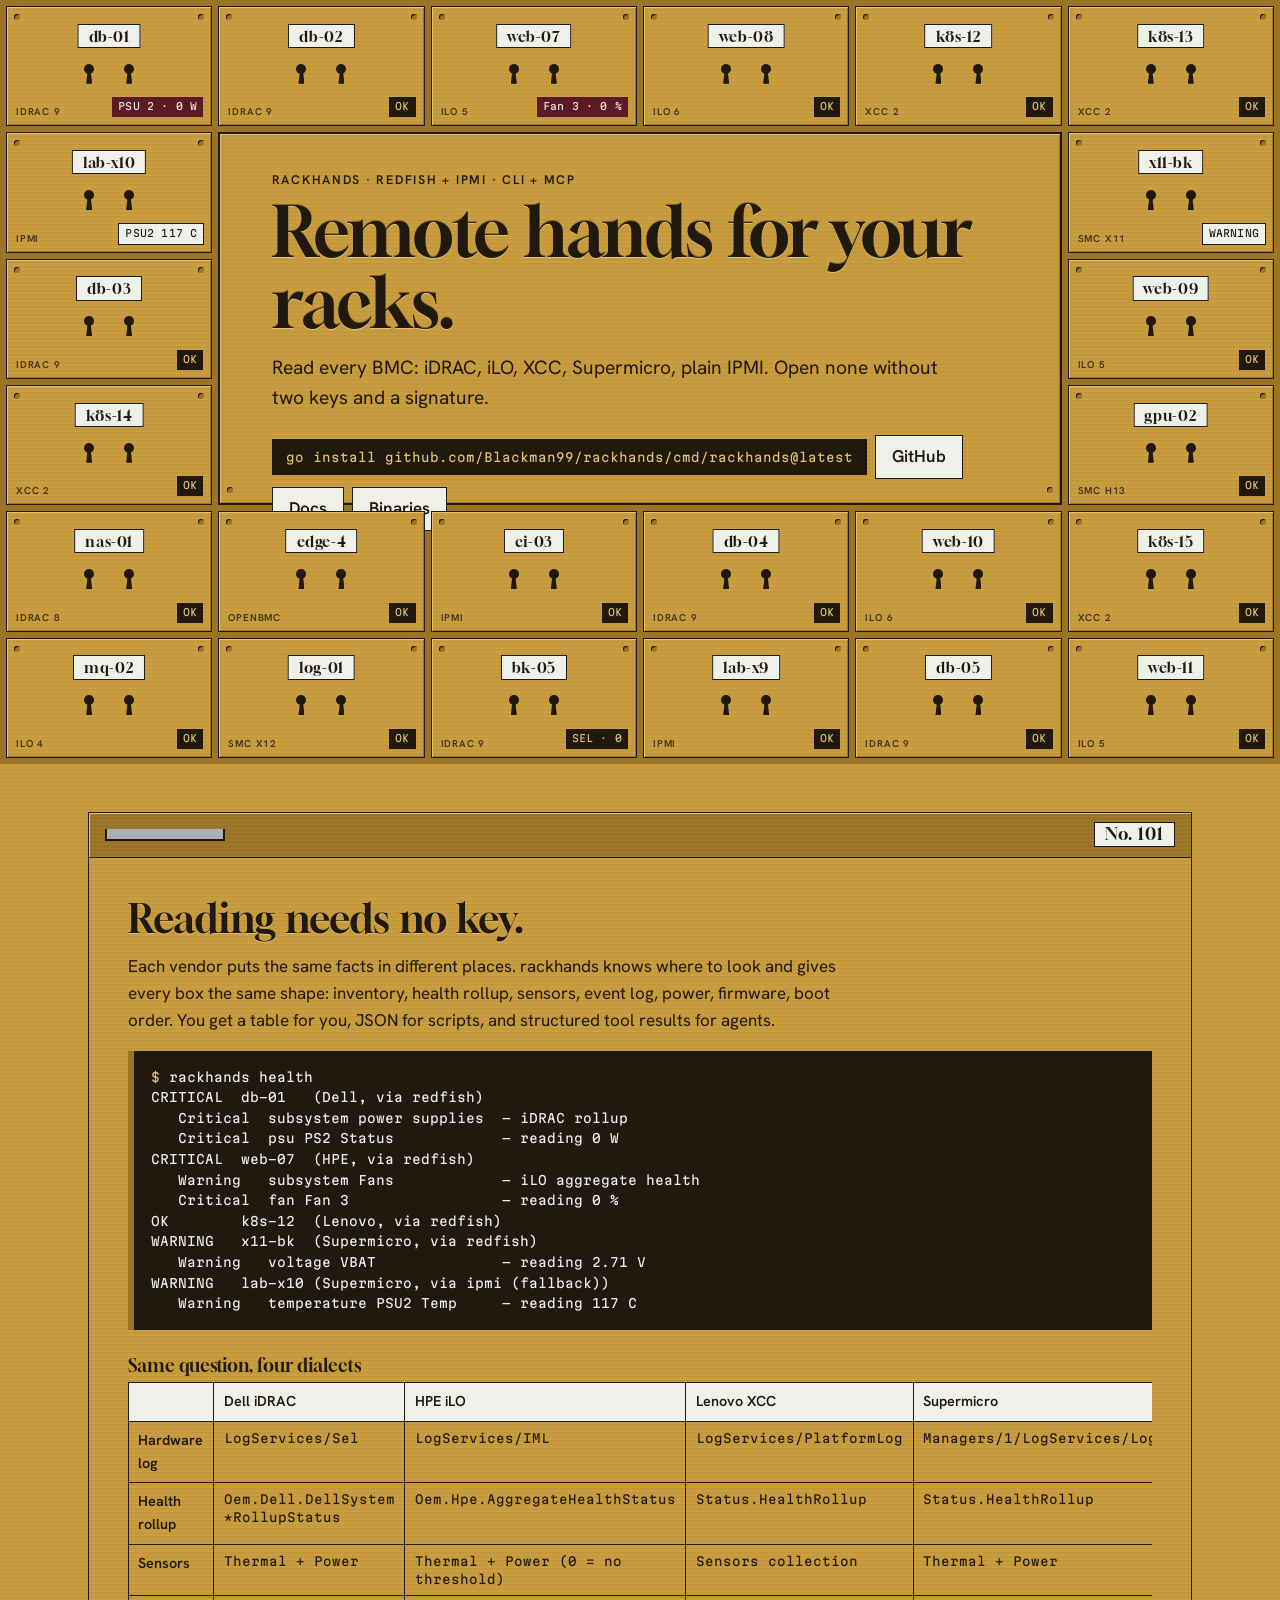
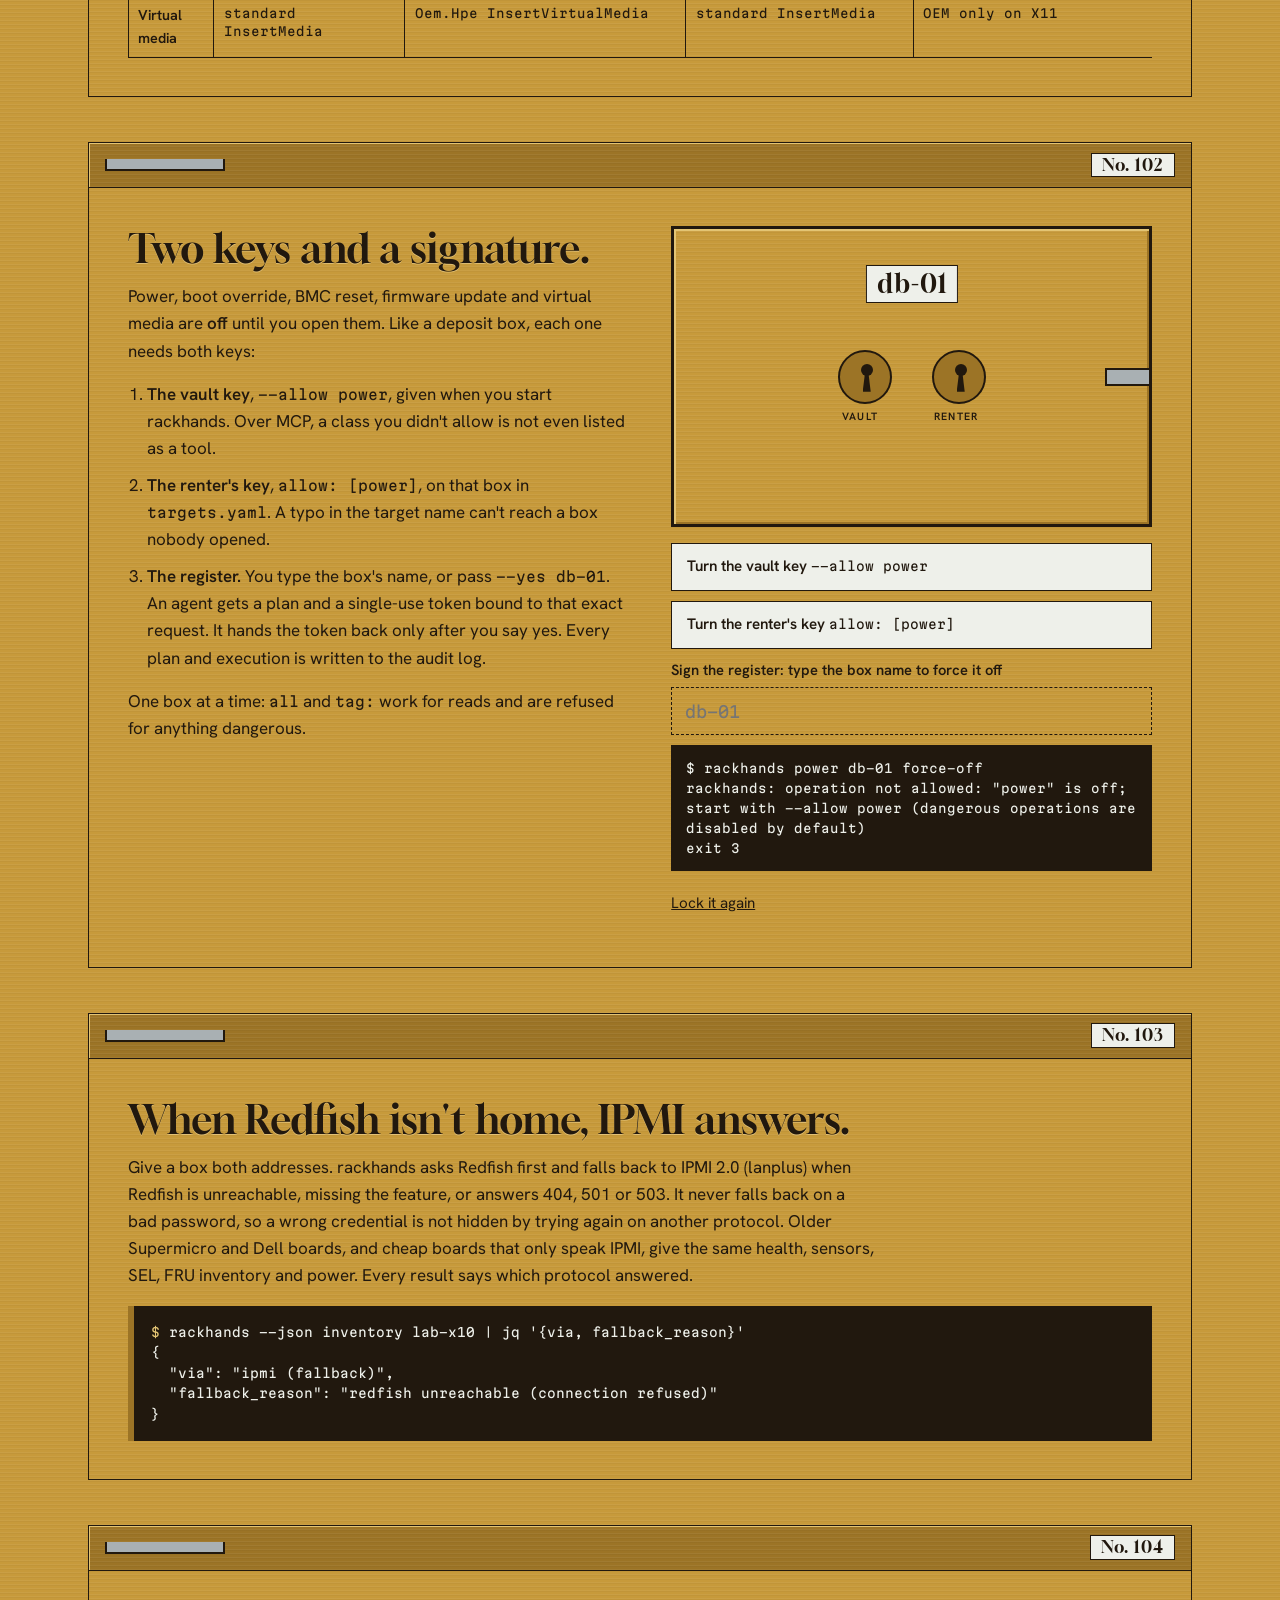
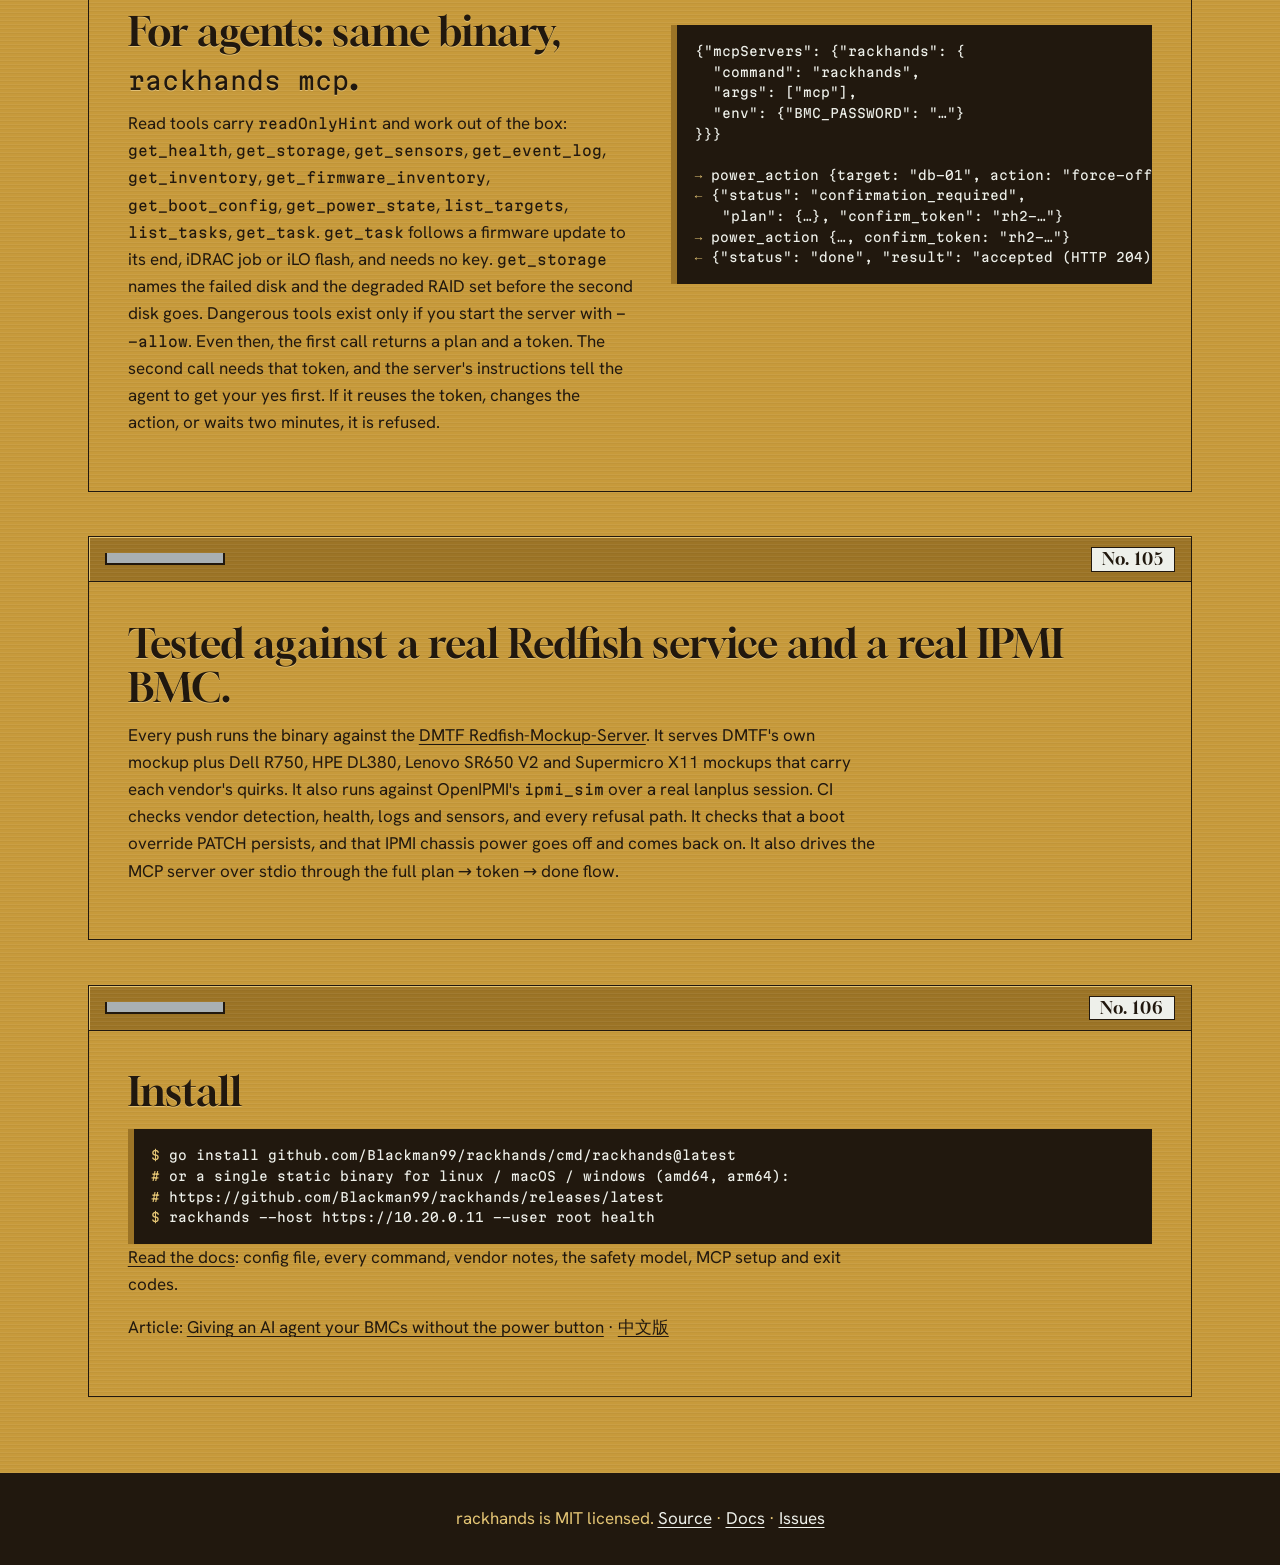
<file: site/index.html>
<!doctype html>
<html lang="en">
<head>
<meta charset="utf-8">
<meta name="viewport" content="width=device-width,initial-scale=1">
<title>rackhands — remote hands for your racks (Redfish + IPMI, CLI + MCP)</title>
<meta name="description" content="One binary that reads and operates server BMCs across Dell iDRAC, HPE iLO, Lenovo XCC, Supermicro and any Redfish BMC, with IPMI fallback. Read-only by default; power, firmware, boot and virtual media need two keys and a confirmation. CLI and MCP server.">
<link rel="canonical" href="https://blackman99.github.io/rackhands/">
<meta name="theme-color" content="#c79a3b">
<link rel="icon" href="favicon.svg" type="image/svg+xml">
<link rel="icon" href="logo-512.png" type="image/png" sizes="512x512">
<link rel="apple-touch-icon" href="logo-512.png">
<meta property="og:type" content="website">
<meta property="og:site_name" content="rackhands">
<meta property="og:url" content="https://blackman99.github.io/rackhands/">
<meta property="og:title" content="rackhands — remote hands for your racks">
<meta property="og:description" content="Read every BMC (iDRAC, iLO, XCC, Supermicro, IPMI) from one CLI or MCP server. Nothing that can take a machine down runs without two keys and a signature.">
<meta property="og:image" content="https://blackman99.github.io/rackhands/og-image.png">
<meta property="og:image:width" content="1200">
<meta property="og:image:height" content="630">
<meta property="og:image:alt" content="A wall of brass safe-deposit box doors, one per server; one door stands open on wine velvet.">
<meta name="twitter:card" content="summary_large_image">
<meta name="twitter:title" content="rackhands — remote hands for your racks">
<meta name="twitter:description" content="Cross-vendor Redfish + IPMI for humans and AI agents. Read-only by default; dangerous ops need two keys and confirmation.">
<meta name="twitter:image" content="https://blackman99.github.io/rackhands/og-image.png">
<link rel="preload" href="fonts/gloock-400.woff2" as="font" type="font/woff2" crossorigin>
<link rel="preload" href="fonts/hanken-grotesk-400.woff2" as="font" type="font/woff2" crossorigin>
<link rel="preload" href="fonts/hanken-grotesk-600.woff2" as="font" type="font/woff2" crossorigin>
<link rel="preload" href="fonts/martian-mono-400.woff2" as="font" type="font/woff2" crossorigin>
<link rel="stylesheet" href="style.css">
<script type="application/ld+json">{"@context":"https://schema.org","@type":"SoftwareApplication","name":"rackhands","applicationCategory":"DeveloperApplication","operatingSystem":"Linux, macOS, Windows","license":"https://opensource.org/licenses/MIT","url":"https://blackman99.github.io/rackhands/","codeRepository":"https://github.com/Blackman99/rackhands","offers":{"@type":"Offer","price":"0","priceCurrency":"USD"}}</script>
</head>
<body>
<a class="skip" href="#main">Skip to content</a>
<header class="wall" id="top">
<div class="plate">
  <p class="eyebrow">rackhands · Redfish + IPMI · CLI + MCP</p>
  <h1>Remote hands for your racks.</h1>
  <p class="lede">Read every BMC: iDRAC, iLO, XCC, Supermicro, plain IPMI. Open none without two keys and a signature.</p>
  <div class="cta">
    <code class="cmd">go install github.com/Blackman99/rackhands/cmd/rackhands@latest</code>
    <a class="btn" href="https://github.com/Blackman99/rackhands">GitHub</a>
    <a class="btn" href="docs/">Docs</a>
    <a class="btn" href="https://github.com/Blackman99/rackhands/releases/latest">Binaries</a>
  </div>
</div>
<div class="door crit" aria-hidden="true"><span class="no">db-01</span><span class="kh"></span><span class="kh"></span><span class="win" data-r="PSU 2 · 0 W|CRITICAL|SEL · 3 new">PSU 2 · 0 W</span><span class="bmc">iDRAC 9</span></div>
<div class="door" aria-hidden="true"><span class="no">db-02</span><span class="kh"></span><span class="kh"></span><span class="win" data-r="OK|inlet 22 C|On">OK</span><span class="bmc">iDRAC 9</span></div>
<div class="door crit" aria-hidden="true"><span class="no">web-07</span><span class="kh"></span><span class="kh"></span><span class="win" data-r="Fan 3 · 0 %|CRITICAL|IML · fan">Fan 3 · 0 %</span><span class="bmc">iLO 5</span></div>
<div class="door" aria-hidden="true"><span class="no">web-08</span><span class="kh"></span><span class="kh"></span><span class="win" data-r="OK|On|iLO 1.62">OK</span><span class="bmc">iLO 6</span></div>
<div class="door" aria-hidden="true"><span class="no">k8s-12</span><span class="kh"></span><span class="kh"></span><span class="win" data-r="OK|CPU 51 C|On">OK</span><span class="bmc">XCC 2</span></div>
<div class="door" aria-hidden="true"><span class="no">k8s-13</span><span class="kh"></span><span class="kh"></span><span class="win" data-r="OK|On|UEFI · Pxe">OK</span><span class="bmc">XCC 2</span></div>
<div class="door warn" aria-hidden="true"><span class="no">lab-x10</span><span class="kh"></span><span class="kh"></span><span class="win" data-r="PSU2 117 C|WARNING|via ipmi">PSU2 117 C</span><span class="bmc">IPMI</span></div>
<div class="door warn" aria-hidden="true"><span class="no">x11-bk</span><span class="kh"></span><span class="kh"></span><span class="win" data-r="VBAT 2.71 V|WARNING|Log1 · 2">VBAT 2.71 V</span><span class="bmc">SMC X11</span></div>
<div class="door" aria-hidden="true"><span class="no">db-03</span><span class="kh"></span><span class="kh"></span><span class="win" data-r="OK|On|BIOS 1.13">OK</span><span class="bmc">iDRAC 9</span></div>
<div class="door" aria-hidden="true"><span class="no">web-09</span><span class="kh"></span><span class="kh"></span><span class="win" data-r="OK|On|IML · 0">OK</span><span class="bmc">iLO 5</span></div>
<div class="door" aria-hidden="true"><span class="no">k8s-14</span><span class="kh"></span><span class="kh"></span><span class="win" data-r="OK|Off|standby">OK</span><span class="bmc">XCC 2</span></div>
<div class="door" aria-hidden="true"><span class="no">gpu-02</span><span class="kh"></span><span class="kh"></span><span class="win" data-r="OK|GPU 61 C|On">OK</span><span class="bmc">SMC H13</span></div>
<div class="door" aria-hidden="true"><span class="no">nas-01</span><span class="kh"></span><span class="kh"></span><span class="win" data-r="OK|On|SEL · 0">OK</span><span class="bmc">iDRAC 8</span></div>
<div class="door" aria-hidden="true"><span class="no">edge-4</span><span class="kh"></span><span class="kh"></span><span class="win" data-r="OK|On|Redfish">OK</span><span class="bmc">OpenBMC</span></div>
<div class="door" aria-hidden="true"><span class="no">ci-03</span><span class="kh"></span><span class="kh"></span><span class="win" data-r="OK|FAN1 2400|via ipmi">OK</span><span class="bmc">IPMI</span></div>
<div class="door" aria-hidden="true"><span class="no">db-04</span><span class="kh"></span><span class="kh"></span><span class="win" data-r="OK|On|inlet 24 C">OK</span><span class="bmc">iDRAC 9</span></div>
<div class="door" aria-hidden="true"><span class="no">web-10</span><span class="kh"></span><span class="kh"></span><span class="win" data-r="OK|On|On">OK</span><span class="bmc">iLO 6</span></div>
<div class="door" aria-hidden="true"><span class="no">k8s-15</span><span class="kh"></span><span class="kh"></span><span class="win" data-r="OK|On|BMC 4.20">OK</span><span class="bmc">XCC 2</span></div>
<div class="door" aria-hidden="true"><span class="no">mq-02</span><span class="kh"></span><span class="kh"></span><span class="win" data-r="OK|On|iLO4 2.82">OK</span><span class="bmc">iLO 4</span></div>
<div class="door" aria-hidden="true"><span class="no">log-01</span><span class="kh"></span><span class="kh"></span><span class="win" data-r="OK|On|Log1 · 0">OK</span><span class="bmc">SMC X12</span></div>
<div class="door" aria-hidden="true"><span class="no">bk-05</span><span class="kh"></span><span class="kh"></span><span class="win" data-r="OK|On|SEL · 0">OK</span><span class="bmc">iDRAC 9</span></div>
<div class="door" aria-hidden="true"><span class="no">lab-x9</span><span class="kh"></span><span class="kh"></span><span class="win" data-r="OK|Off|via ipmi">OK</span><span class="bmc">IPMI</span></div>
<div class="door" aria-hidden="true"><span class="no">db-05</span><span class="kh"></span><span class="kh"></span><span class="win" data-r="OK|On|SEL · 1">OK</span><span class="bmc">iDRAC 9</span></div>
<div class="door" aria-hidden="true"><span class="no">web-11</span><span class="kh"></span><span class="kh"></span><span class="win" data-r="OK|On|inlet 21 C">OK</span><span class="bmc">iLO 5</span></div>
</header>

<main id="main">

<section class="drawer" aria-labelledby="h101">
  <div class="front"><span class="handle" aria-hidden="true"></span><span class="boxno">No. 101</span></div>
  <div class="body">
    <h2 id="h101">Reading needs no key.</h2>
    <p>Each vendor puts the same facts in different places. rackhands knows where to look and gives every box the same shape: inventory, health rollup, sensors, event log, power, firmware, boot order. You get a table for you, JSON for scripts, and structured tool results for agents.</p>
    <pre class="term" tabindex="0"><span class="pr">$</span> rackhands health
CRITICAL  db-01   (Dell, via redfish)
   Critical  subsystem power supplies  — iDRAC rollup
   Critical  psu PS2 Status            — reading 0 W
CRITICAL  web-07  (HPE, via redfish)
   Warning   subsystem Fans            — iLO aggregate health
   Critical  fan Fan 3                 — reading 0 %
OK        k8s-12  (Lenovo, via redfish)
WARNING   x11-bk  (Supermicro, via redfish)
   Warning   voltage VBAT              — reading 2.71 V
WARNING   lab-x10 (Supermicro, via ipmi (fallback))
   Warning   temperature PSU2 Temp     — reading 117 C</pre>
    <table class="quirks">
      <caption>Same question, four dialects</caption>
      <thead><tr><th scope="col"></th><th scope="col">Dell iDRAC</th><th scope="col">HPE iLO</th><th scope="col">Lenovo XCC</th><th scope="col">Supermicro</th></tr></thead>
      <tbody>
        <tr><th scope="row">Hardware log</th><td>LogServices/Sel</td><td>LogServices/IML</td><td>LogServices/PlatformLog</td><td>Managers/1/LogServices/Log1</td></tr>
        <tr><th scope="row">Health rollup</th><td>Oem.Dell.DellSystem *RollupStatus</td><td>Oem.Hpe.AggregateHealthStatus</td><td>Status.HealthRollup</td><td>Status.HealthRollup</td></tr>
        <tr><th scope="row">Sensors</th><td>Thermal + Power</td><td>Thermal + Power (0 = no threshold)</td><td>Sensors collection</td><td>Thermal + Power</td></tr>
        <tr><th scope="row">Virtual media</th><td>standard InsertMedia</td><td>Oem.Hpe InsertVirtualMedia</td><td>standard InsertMedia</td><td>OEM only on X11</td></tr>
      </tbody>
    </table>
  </div>
</section>

<section class="drawer" aria-labelledby="h102" id="open">
  <div class="front"><span class="handle" aria-hidden="true"></span><span class="boxno">No. 102</span></div>
  <div class="body two">
    <div>
      <h2 id="h102">Two keys and a signature.</h2>
      <p>Power, boot override, BMC reset, firmware update and virtual media are <strong>off</strong> until you open them. Like a deposit box, each one needs both keys:</p>
      <ol class="keys-list">
        <li><strong>The vault key</strong>, <code>--allow power</code>, given when you start rackhands. Over MCP, a class you didn't allow is not even listed as a tool.</li>
        <li><strong>The renter's key</strong>, <code>allow: [power]</code>, on that box in <code>targets.yaml</code>. A typo in the target name can't reach a box nobody opened.</li>
        <li><strong>The register.</strong> You type the box's name, or pass <code>--yes db-01</code>. An agent gets a plan and a single-use token bound to that exact request. It hands the token back only after you say yes. Every plan and execution is written to the audit log.</li>
      </ol>
      <p>One box at a time: <code>all</code> and <code>tag:</code> work for reads and are refused for anything dangerous.</p>
    </div>
    <div class="vault" id="vault" data-a="0" data-b="0">
      <div class="box">
        <div class="inside" aria-live="polite">
          <p class="mono" id="inside-text">PLAN  power force-off db-01 (Dell PowerEdge R750, ResetType=ForceOff, currently On)
      POST /redfish/v1/Systems/System.Embedded.1/Actions/ComputerSystem.Reset
      via redfish
DONE  db-01: accepted (HTTP 204)</p>
        </div>
        <div class="bigdoor" aria-hidden="true">
          <span class="no big">db-01</span>
          <span class="lock la"><span class="key"></span></span>
          <span class="lock lb"><span class="key"></span></span>
          <span class="bolt"></span>
          <span class="lab la-l">vault</span><span class="lab lb-l">renter</span>
        </div>
      </div>
      <div class="controls">
        <button type="button" class="kbtn" id="ka" aria-pressed="false">Turn the vault key <code>--allow power</code></button>
        <button type="button" class="kbtn" id="kb" aria-pressed="false">Turn the renter's key <code>allow: [power]</code></button>
        <label class="register" for="sig">Sign the register: type the box name to force it off
          <input id="sig" type="text" autocomplete="off" spellcheck="false" placeholder="db-01" disabled>
        </label>
        <p class="status mono" id="status" aria-live="polite">$ rackhands power db-01 force-off
rackhands: operation not allowed: "power" is off; start with --allow power (dangerous operations are disabled by default)
exit 3</p>
        <button type="button" class="reset" id="reset">Lock it again</button>
      </div>
    </div>
  </div>
</section>

<section class="drawer" aria-labelledby="h103">
  <div class="front"><span class="handle" aria-hidden="true"></span><span class="boxno">No. 103</span></div>
  <div class="body">
    <h2 id="h103">When Redfish isn't home, IPMI answers.</h2>
    <p>Give a box both addresses. rackhands asks Redfish first and falls back to IPMI 2.0 (lanplus) when Redfish is unreachable, missing the feature, or answers 404, 501 or 503. It never falls back on a bad password, so a wrong credential is not hidden by trying again on another protocol. Older Supermicro and Dell boards, and cheap boards that only speak IPMI, give the same health, sensors, SEL, FRU inventory and power. Every result says which protocol answered.</p>
    <pre class="term" tabindex="0"><span class="pr">$</span> rackhands --json inventory lab-x10 | jq '{via, fallback_reason}'
{
  "via": "ipmi (fallback)",
  "fallback_reason": "redfish unreachable (connection refused)"
}</pre>
  </div>
</section>

<section class="drawer" aria-labelledby="h104">
  <div class="front"><span class="handle" aria-hidden="true"></span><span class="boxno">No. 104</span></div>
  <div class="body two">
    <div>
      <h2 id="h104">For agents: same binary, <code>rackhands mcp</code>.</h2>
      <p>Read tools carry <code>readOnlyHint</code> and work out of the box: <code>get_health</code>, <code>get_storage</code>, <code>get_sensors</code>, <code>get_event_log</code>, <code>get_inventory</code>, <code>get_firmware_inventory</code>, <code>get_boot_config</code>, <code>get_power_state</code>, <code>list_targets</code>, <code>list_tasks</code>, <code>get_task</code>. <code>get_task</code> follows a firmware update to its end, iDRAC job or iLO flash, and needs no key. <code>get_storage</code> names the failed disk and the degraded RAID set before the second disk goes. Dangerous tools exist only if you start the server with <code>--allow</code>. Even then, the first call returns a plan and a token. The second call needs that token, and the server's instructions tell the agent to get your yes first. If it reuses the token, changes the action, or waits two minutes, it is refused.</p>
    </div>
<pre class="term" tabindex="0">{"mcpServers": {"rackhands": {
  "command": "rackhands",
  "args": ["mcp"],
  "env": {"BMC_PASSWORD": "…"}
}}}

<span class="pr">→</span> power_action {target: "db-01", action: "force-off"}
<span class="pr">←</span> {"status": "confirmation_required",
   "plan": {…}, "confirm_token": "rh2-…"}
<span class="pr">→</span> power_action {…, confirm_token: "rh2-…"}
<span class="pr">←</span> {"status": "done", "result": "accepted (HTTP 204)"}</pre>
  </div>
</section>

<section class="drawer" aria-labelledby="h105">
  <div class="front"><span class="handle" aria-hidden="true"></span><span class="boxno">No. 105</span></div>
  <div class="body">
    <h2 id="h105">Tested against a real Redfish service and a real IPMI BMC.</h2>
    <p>Every push runs the binary against the <a href="https://github.com/DMTF/Redfish-Mockup-Server">DMTF Redfish-Mockup-Server</a>. It serves DMTF's own mockup plus Dell R750, HPE DL380, Lenovo SR650 V2 and Supermicro X11 mockups that carry each vendor's quirks. It also runs against OpenIPMI's <code>ipmi_sim</code> over a real lanplus session. CI checks vendor detection, health, logs and sensors, and every refusal path. It checks that a boot override PATCH persists, and that IPMI chassis power goes off and comes back on. It also drives the MCP server over stdio through the full plan → token → done flow.</p>
  </div>
</section>

<section class="drawer" aria-labelledby="h106">
  <div class="front"><span class="handle" aria-hidden="true"></span><span class="boxno">No. 106</span></div>
  <div class="body">
    <h2 id="h106">Install</h2>
    <pre class="term" tabindex="0"><span class="pr">$</span> go install github.com/Blackman99/rackhands/cmd/rackhands@latest
<span class="pr">#</span> or a single static binary for linux / macOS / windows (amd64, arm64):
<span class="pr">#</span> https://github.com/Blackman99/rackhands/releases/latest
<span class="pr">$</span> rackhands --host https://10.20.0.11 --user root health</pre>
    <p><a href="docs/">Read the docs</a>: config file, every command, vendor notes, the safety model, MCP setup and exit codes.</p>
    <p>Article: <a href="articles/two-keys/">Giving an AI agent your BMCs without the power button</a> · <a href="zh/articles/two-keys/" lang="zh-Hans">中文版</a></p>
  </div>
</section>
</main>

<footer class="foot">
  <p>rackhands is MIT licensed. <a href="https://github.com/Blackman99/rackhands">Source</a> · <a href="docs/">Docs</a> · <a href="https://github.com/Blackman99/rackhands/issues">Issues</a></p>
</footer>
<script src="app.js" defer></script>
</body>
</html>
</file>
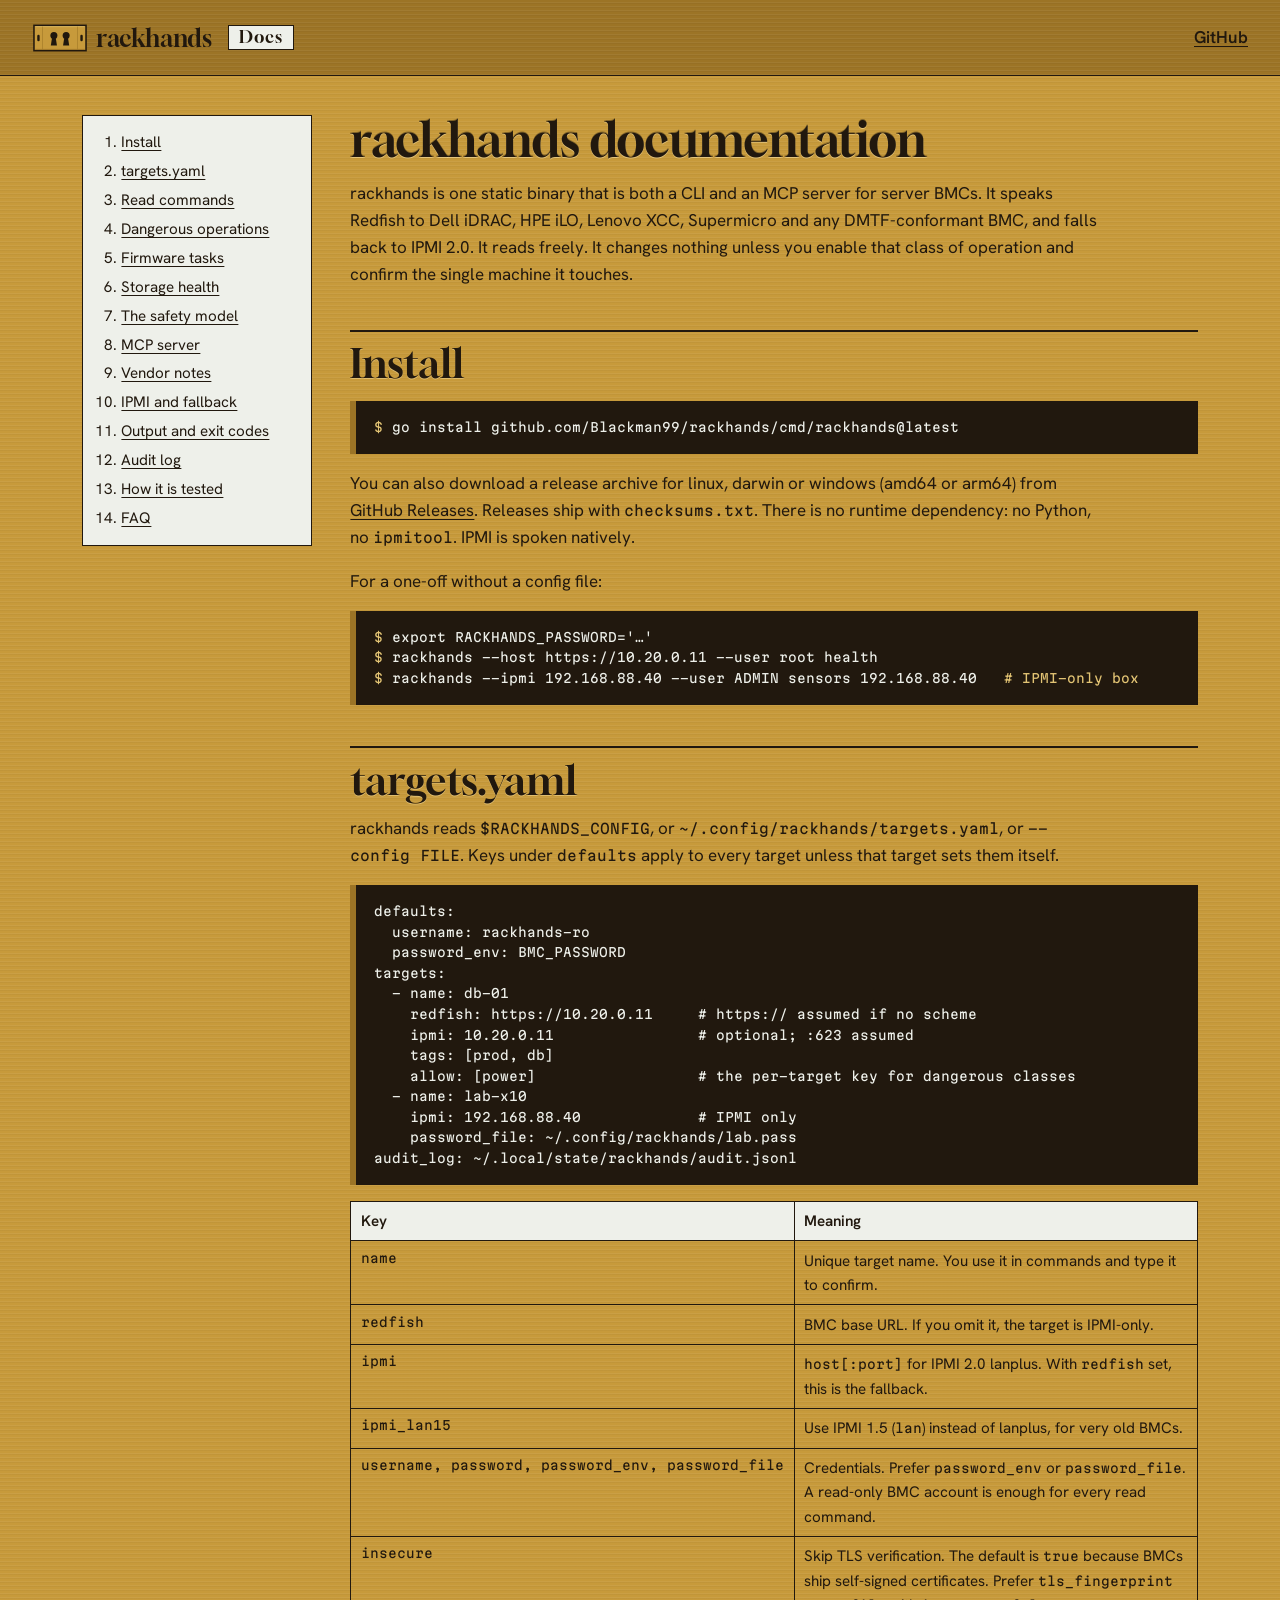
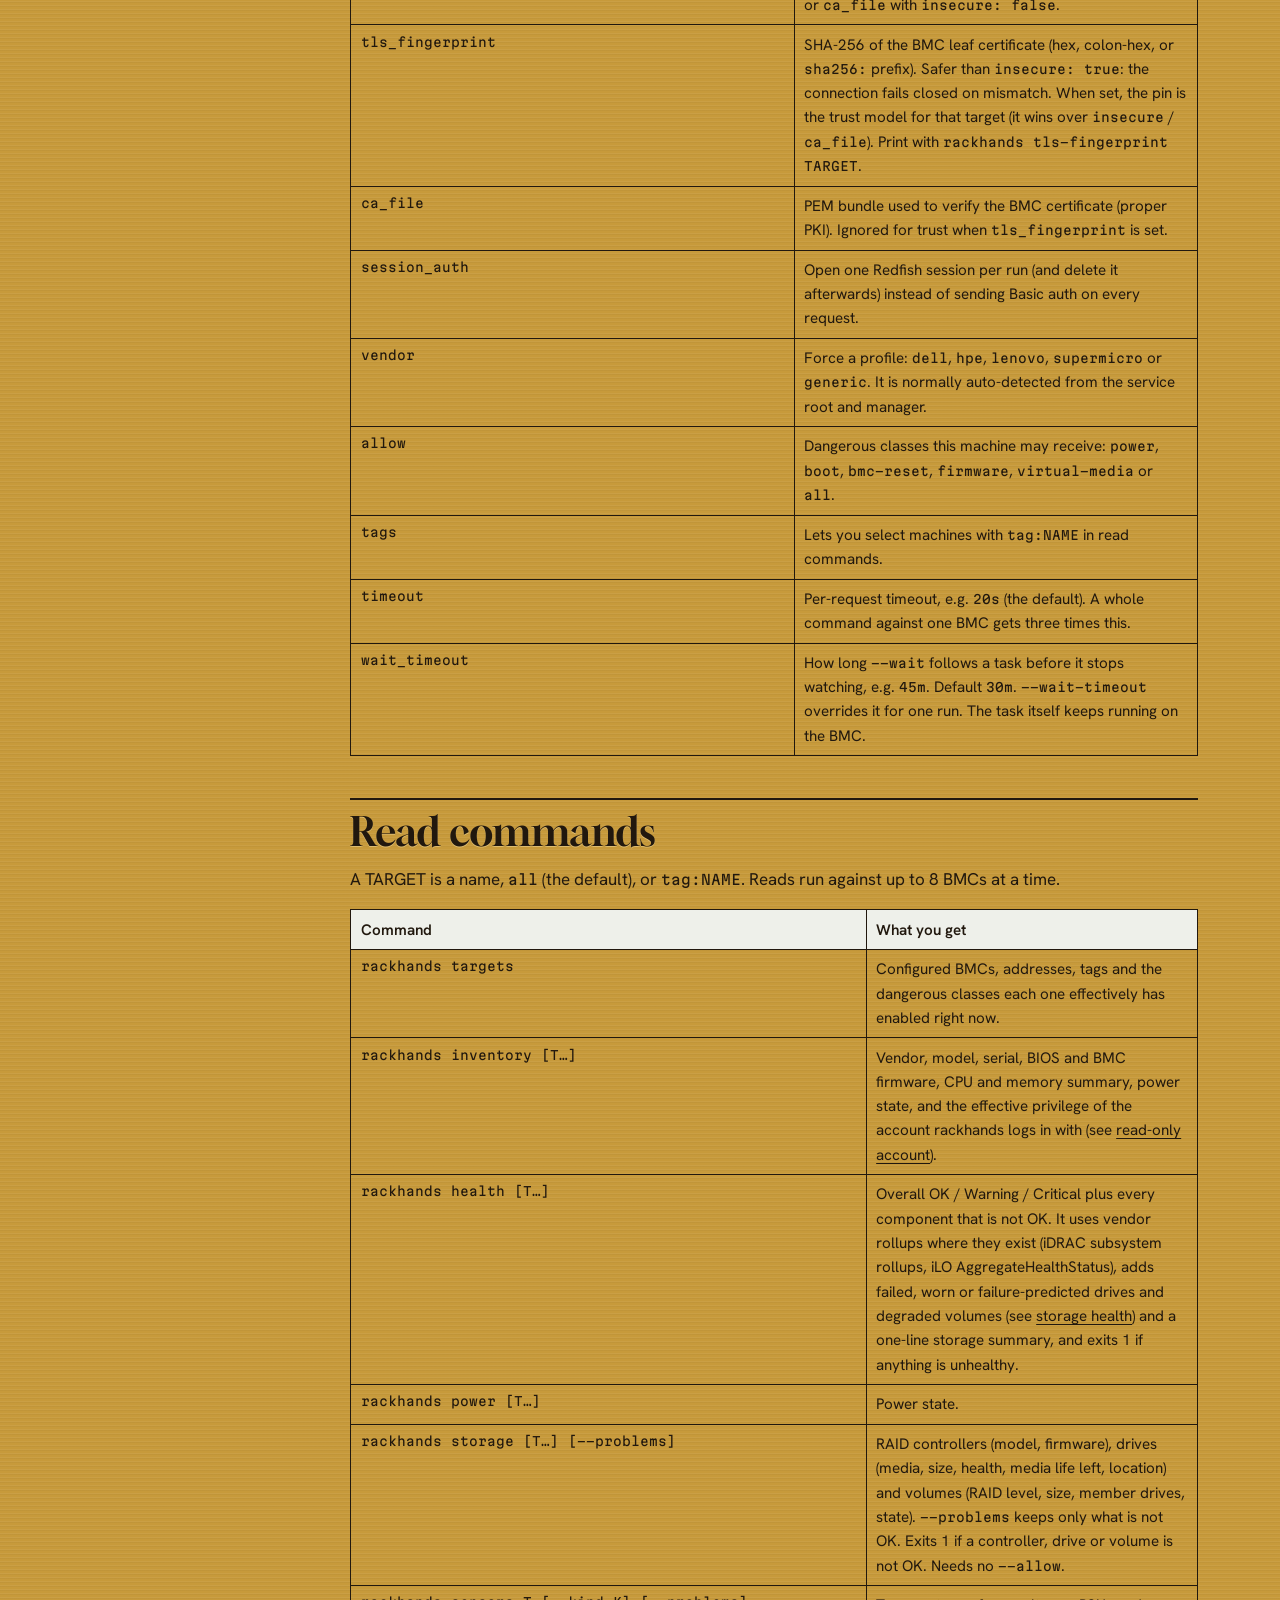
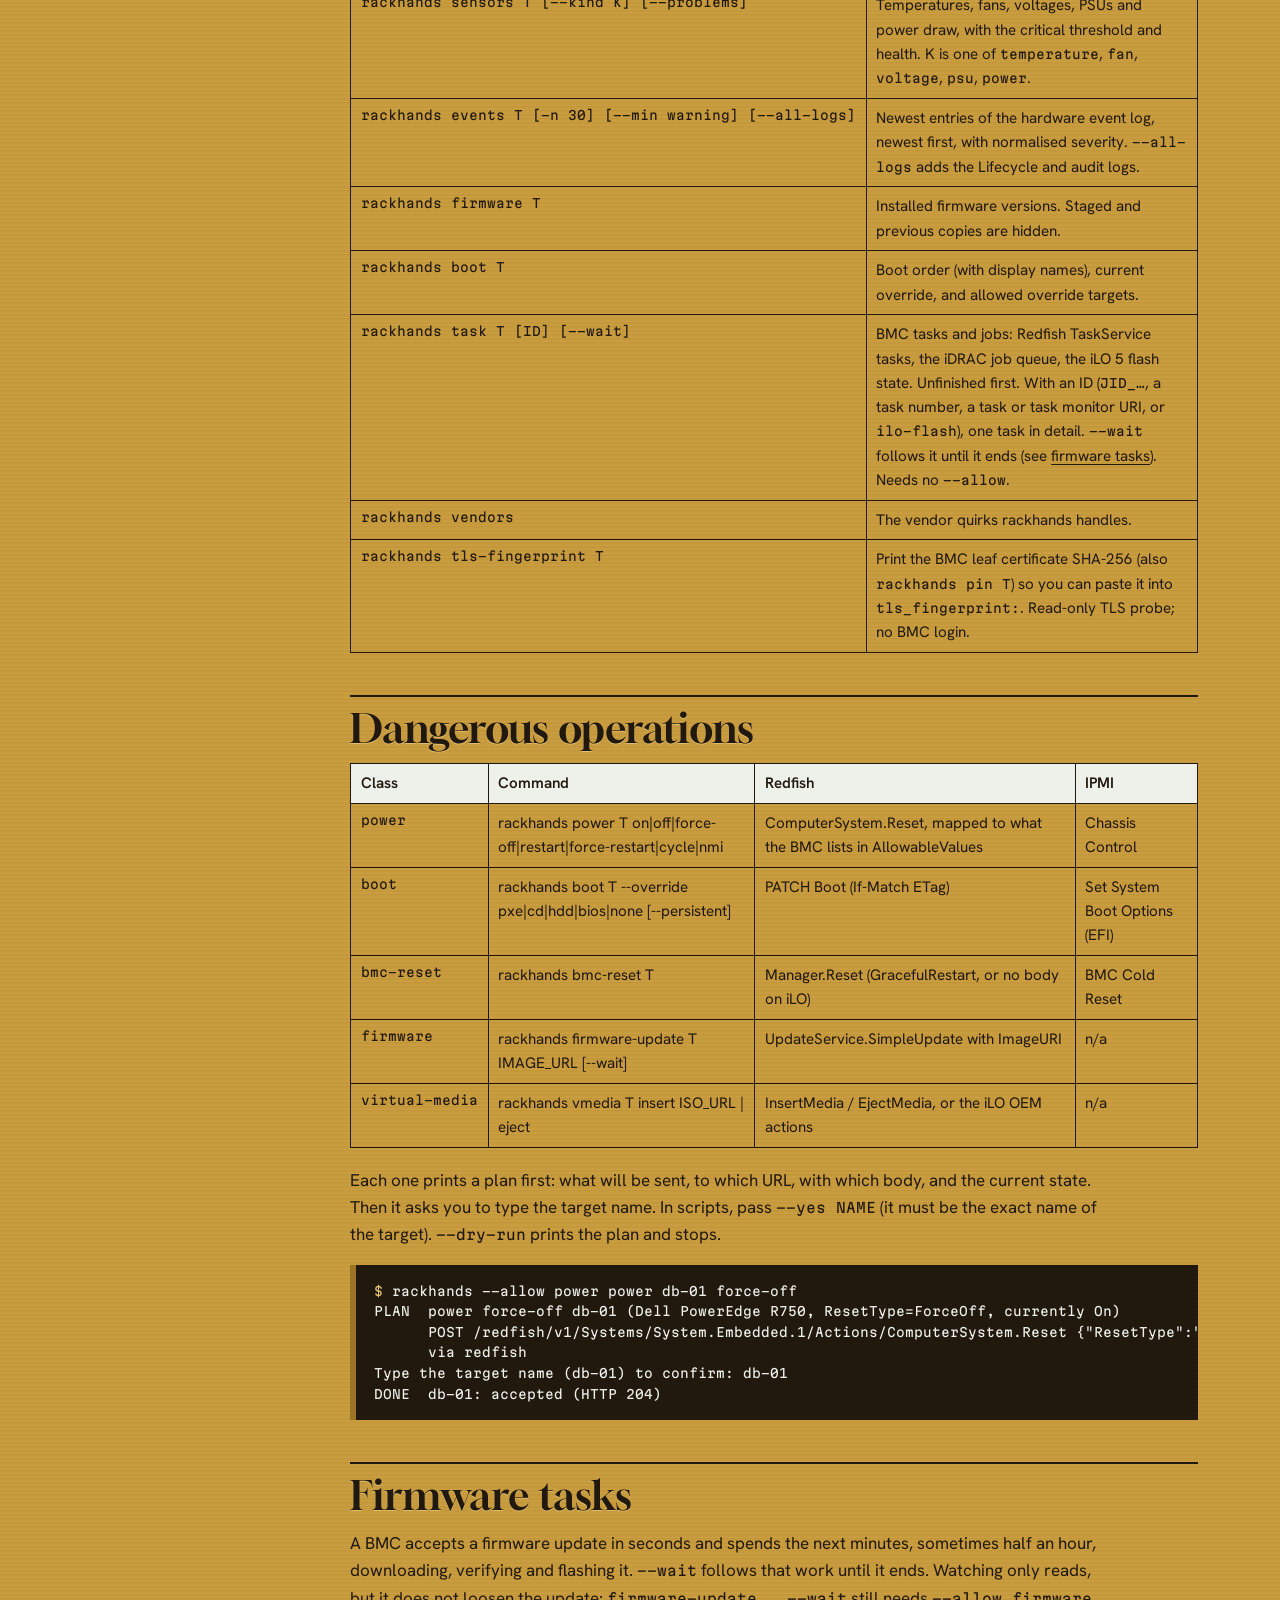
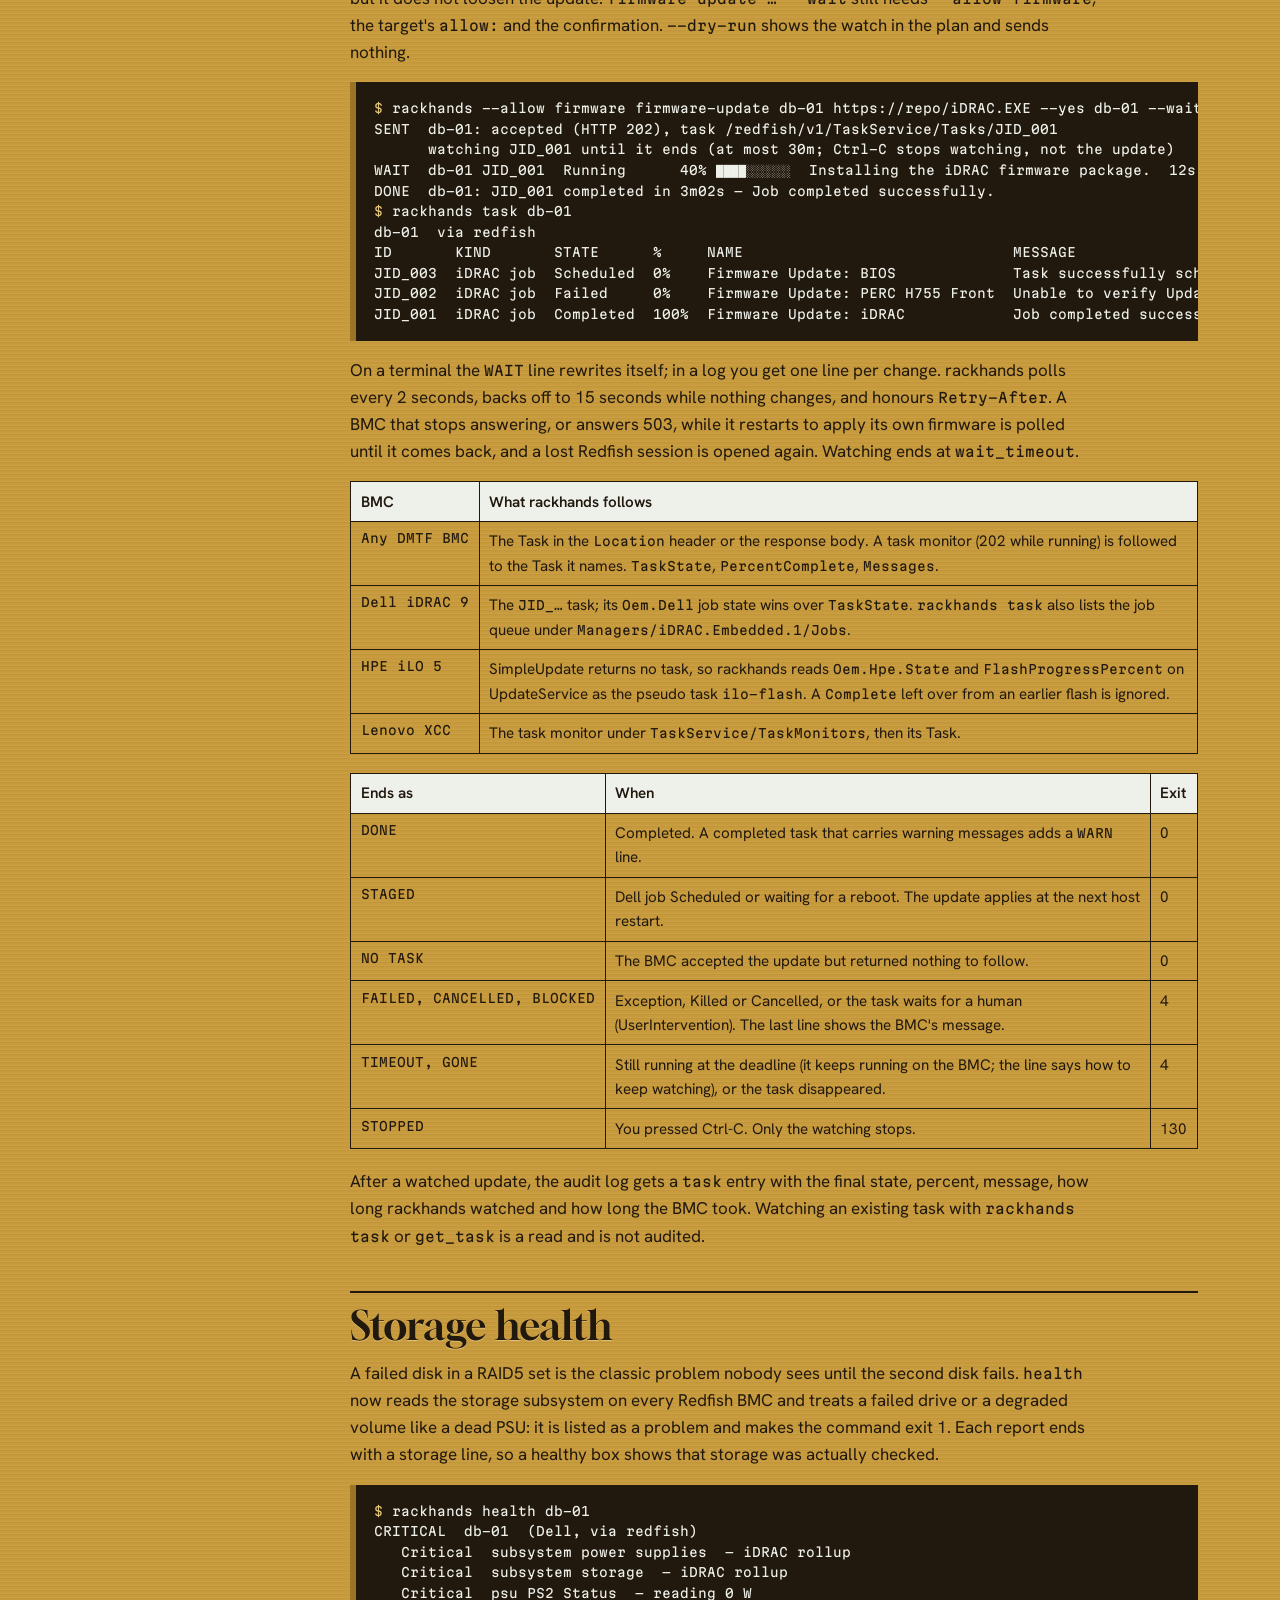
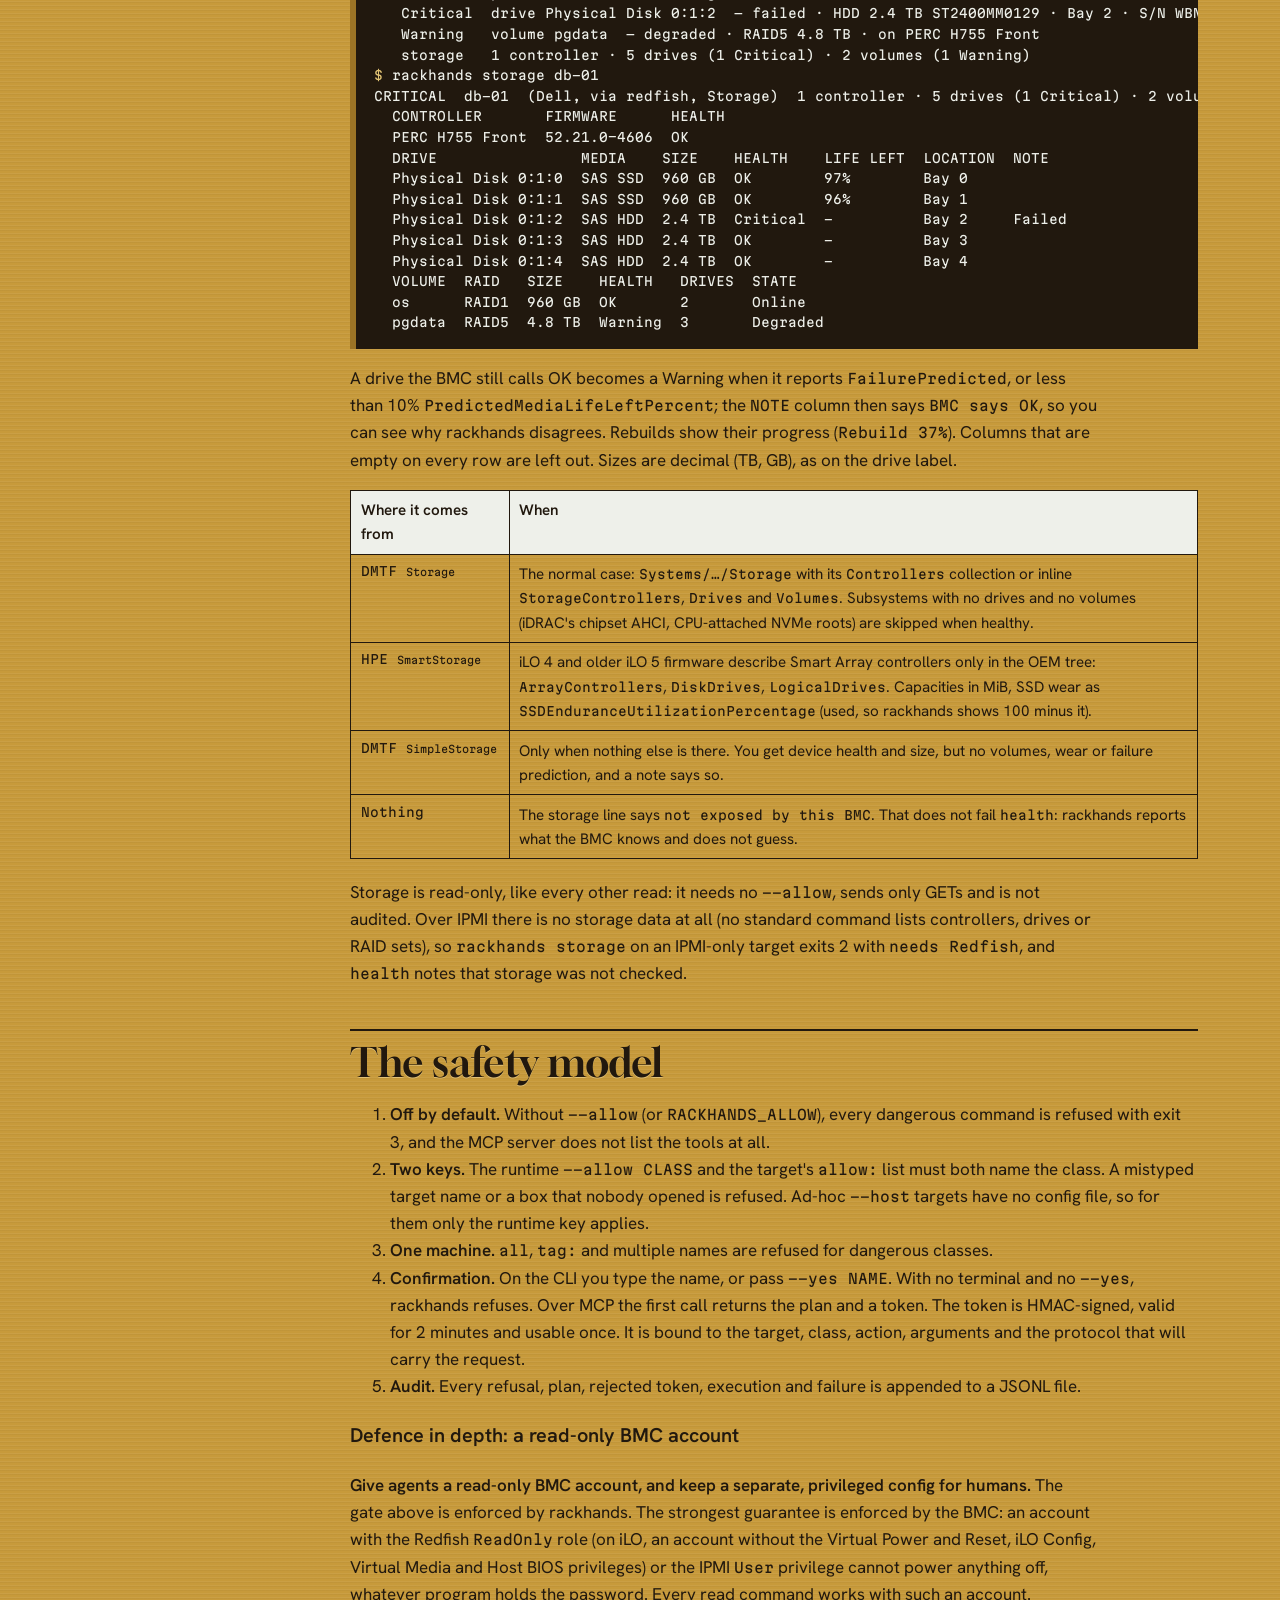
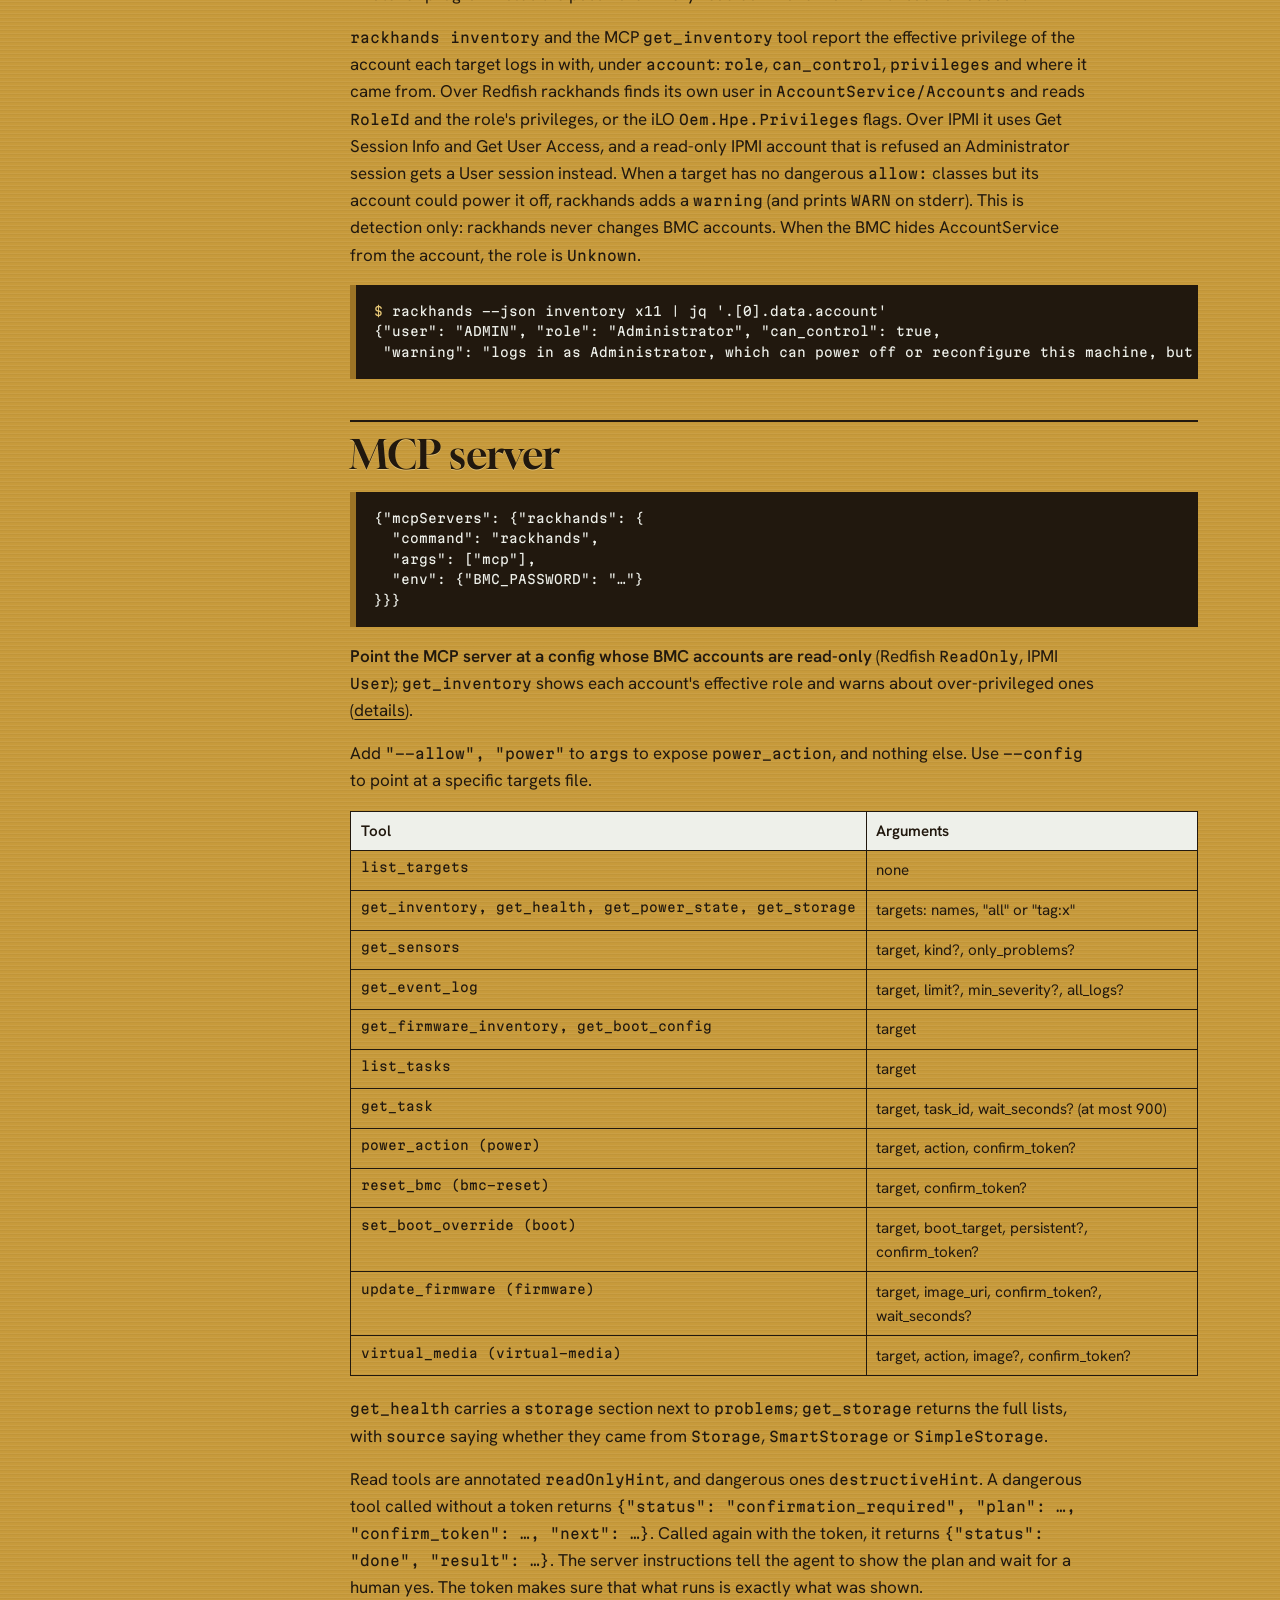
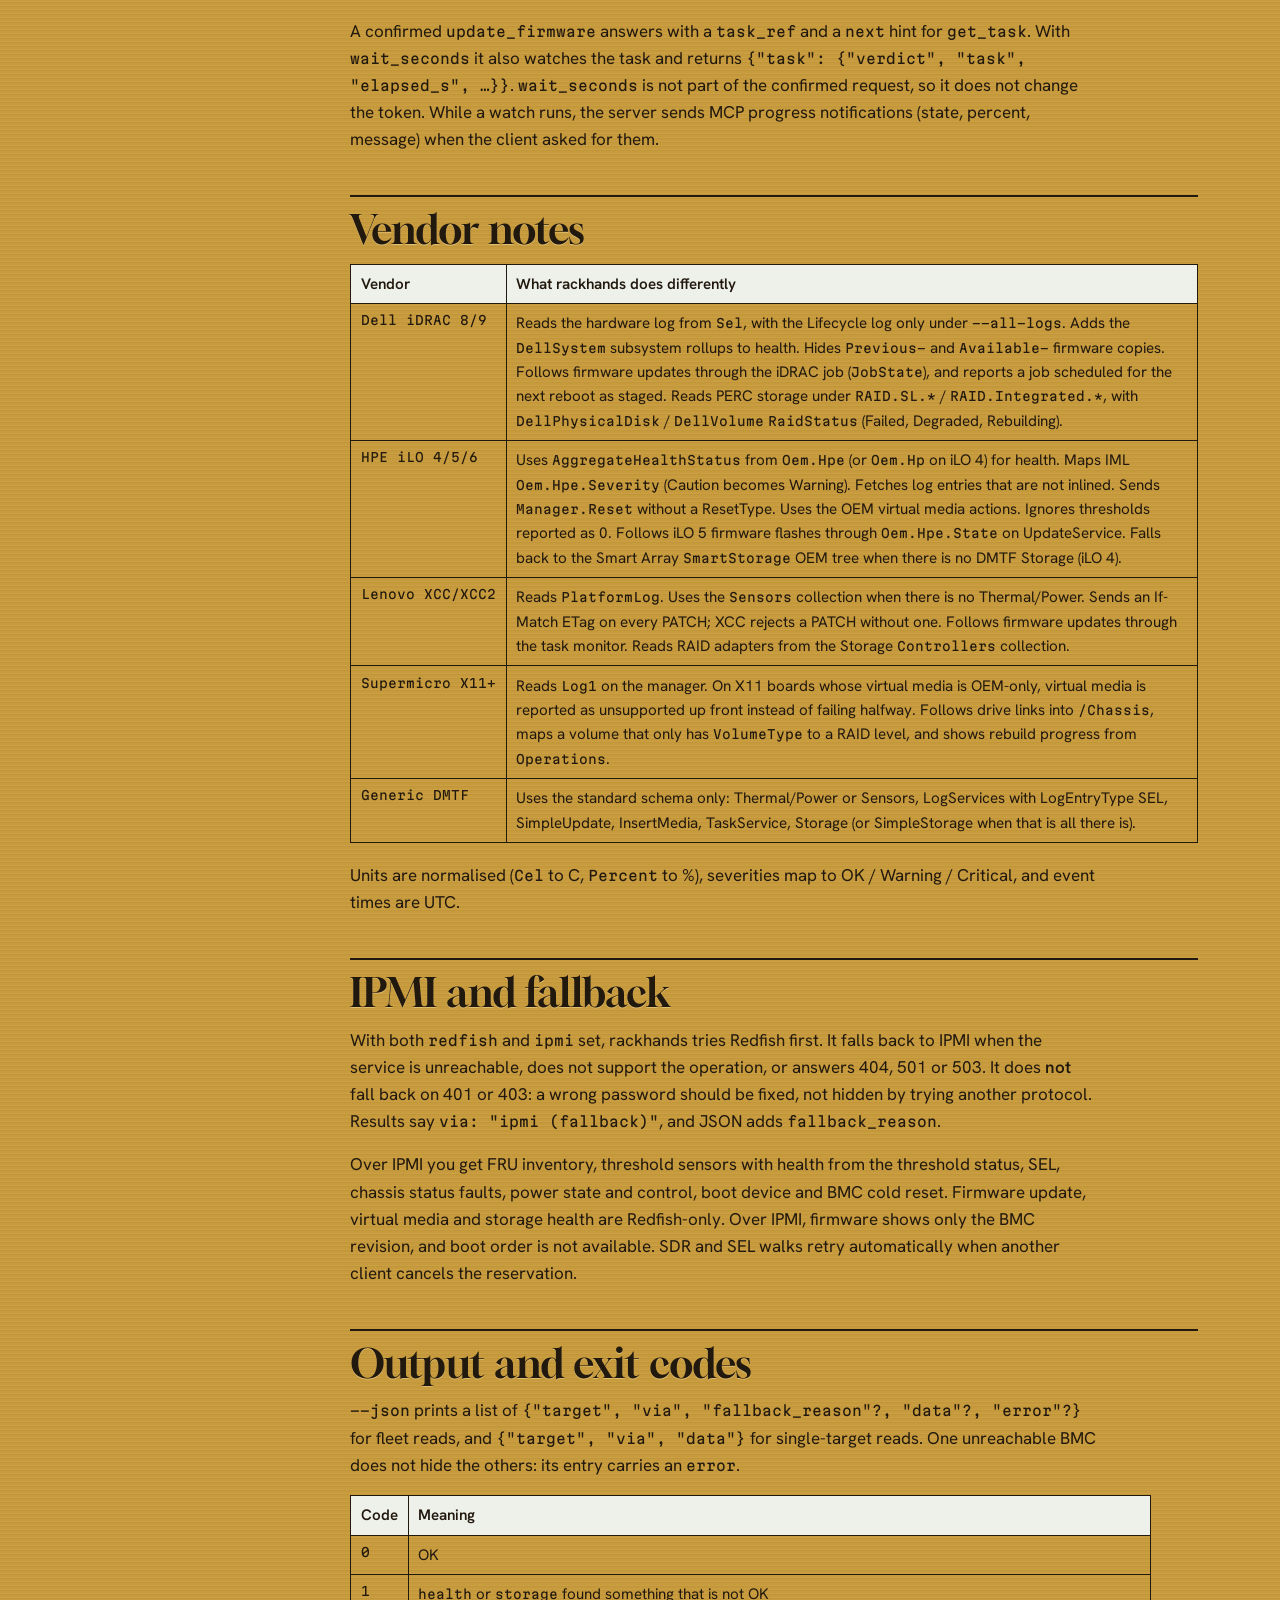
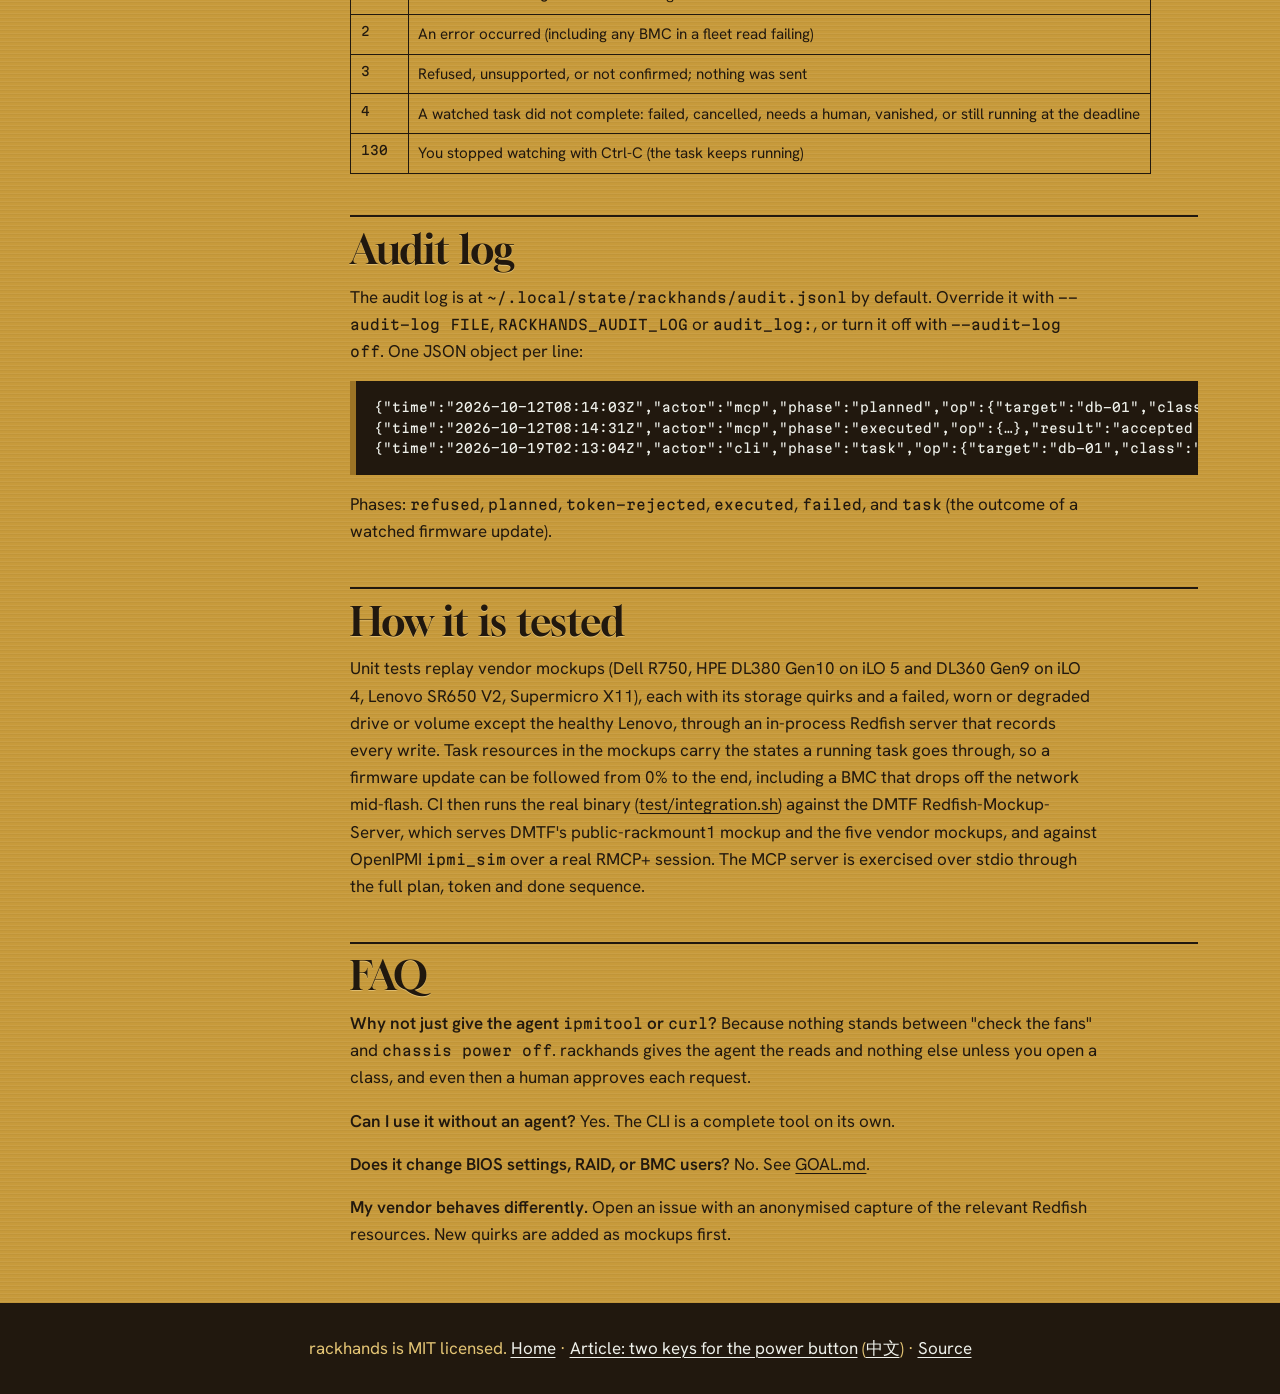
<file: site/docs/index.html>
<!doctype html>
<html lang="en">
<head>
<meta charset="utf-8">
<meta name="viewport" content="width=device-width,initial-scale=1">
<title>rackhands docs — Redfish + IPMI for humans and agents</title>
<meta name="description" content="Full documentation for rackhands: install, targets.yaml, every command, the safety model (two keys + confirmation), the MCP server, vendor notes for iDRAC, iLO, XCC and Supermicro, IPMI fallback, JSON output and exit codes.">
<link rel="canonical" href="https://blackman99.github.io/rackhands/docs/">
<meta name="theme-color" content="#c79a3b">
<link rel="icon" href="../favicon.svg" type="image/svg+xml">
<link rel="icon" href="../logo-512.png" type="image/png" sizes="512x512">
<meta property="og:type" content="article">
<meta property="og:site_name" content="rackhands">
<meta property="og:url" content="https://blackman99.github.io/rackhands/docs/">
<meta property="og:title" content="rackhands docs — remote hands for your racks">
<meta property="og:description" content="Config, commands, the two-key safety model, MCP tools, vendor quirks and IPMI fallback.">
<meta property="og:image" content="https://blackman99.github.io/rackhands/og-image.png">
<meta property="og:image:width" content="1200">
<meta property="og:image:height" content="630">
<meta property="og:image:alt" content="A wall of brass safe-deposit box doors, one per server; one door stands open on wine velvet.">
<meta name="twitter:card" content="summary_large_image">
<meta name="twitter:title" content="rackhands docs">
<meta name="twitter:description" content="Config, commands, the two-key safety model, MCP tools, vendor quirks and IPMI fallback.">
<meta name="twitter:image" content="https://blackman99.github.io/rackhands/og-image.png">
<link rel="preload" href="../fonts/gloock-400.woff2" as="font" type="font/woff2" crossorigin>
<link rel="preload" href="../fonts/hanken-grotesk-400.woff2" as="font" type="font/woff2" crossorigin>
<link rel="stylesheet" href="../style.css">
</head>
<body class="docs">
<a class="skip" href="#content">Skip to content</a>
<header class="docbar">
  <a class="mark" href="../"><img src="../logo.svg" width="56" height="56" alt=""> rackhands</a>
  <span class="boxno">Docs</span>
  <a href="https://github.com/Blackman99/rackhands">GitHub</a>
</header>
<div class="docgrid">
<nav class="toc" aria-label="Contents">
  <ol>
    <li><a href="#install">Install</a></li>
    <li><a href="#config">targets.yaml</a></li>
    <li><a href="#reads">Read commands</a></li>
    <li><a href="#danger">Dangerous operations</a></li>
    <li><a href="#tasks">Firmware tasks</a></li>
    <li><a href="#storage">Storage health</a></li>
    <li><a href="#safety">The safety model</a></li>
    <li><a href="#mcp">MCP server</a></li>
    <li><a href="#vendors">Vendor notes</a></li>
    <li><a href="#ipmi">IPMI and fallback</a></li>
    <li><a href="#output">Output and exit codes</a></li>
    <li><a href="#audit">Audit log</a></li>
    <li><a href="#testing">How it is tested</a></li>
    <li><a href="#faq">FAQ</a></li>
  </ol>
</nav>
<main id="content" class="doc">

<h1>rackhands documentation</h1>
<p>rackhands is one static binary that is both a CLI and an MCP server for server BMCs. It speaks Redfish to Dell iDRAC, HPE iLO, Lenovo XCC, Supermicro and any DMTF-conformant BMC, and falls back to IPMI 2.0. It reads freely. It changes nothing unless you enable that class of operation and confirm the single machine it touches.</p>

<h2 id="install">Install</h2>
<pre class="term"><span class="pr">$</span> go install github.com/Blackman99/rackhands/cmd/rackhands@latest</pre>
<p>You can also download a release archive for linux, darwin or windows (amd64 or arm64) from <a href="https://github.com/Blackman99/rackhands/releases/latest">GitHub Releases</a>. Releases ship with <code>checksums.txt</code>. There is no runtime dependency: no Python, no <code>ipmitool</code>. IPMI is spoken natively.</p>
<p>For a one-off without a config file:</p>
<pre class="term"><span class="pr">$</span> export RACKHANDS_PASSWORD='…'
<span class="pr">$</span> rackhands --host https://10.20.0.11 --user root health
<span class="pr">$</span> rackhands --ipmi 192.168.88.40 --user ADMIN sensors 192.168.88.40   <span class="pr"># IPMI-only box</span></pre>

<h2 id="config">targets.yaml</h2>
<p>rackhands reads <code>$RACKHANDS_CONFIG</code>, or <code>~/.config/rackhands/targets.yaml</code>, or <code>--config FILE</code>. Keys under <code>defaults</code> apply to every target unless that target sets them itself.</p>
<pre class="term">defaults:
  username: rackhands-ro
  password_env: BMC_PASSWORD
targets:
  - name: db-01
    redfish: https://10.20.0.11     # https:// assumed if no scheme
    ipmi: 10.20.0.11                # optional; :623 assumed
    tags: [prod, db]
    allow: [power]                  # the per-target key for dangerous classes
  - name: lab-x10
    ipmi: 192.168.88.40             # IPMI only
    password_file: ~/.config/rackhands/lab.pass
audit_log: ~/.local/state/rackhands/audit.jsonl</pre>
<table class="ref">
<thead><tr><th scope="col">Key</th><th scope="col">Meaning</th></tr></thead>
<tbody>
<tr><td>name</td><td>Unique target name. You use it in commands and type it to confirm.</td></tr>
<tr><td>redfish</td><td>BMC base URL. If you omit it, the target is IPMI-only.</td></tr>
<tr><td>ipmi</td><td><code>host[:port]</code> for IPMI 2.0 lanplus. With <code>redfish</code> set, this is the fallback.</td></tr>
<tr><td>ipmi_lan15</td><td>Use IPMI 1.5 (<code>lan</code>) instead of lanplus, for very old BMCs.</td></tr>
<tr><td>username, password, password_env, password_file</td><td>Credentials. Prefer <code>password_env</code> or <code>password_file</code>. A read-only BMC account is enough for every read command.</td></tr>
<tr><td>insecure</td><td>Skip TLS verification. The default is <code>true</code> because BMCs ship self-signed certificates. Prefer <code>tls_fingerprint</code> or <code>ca_file</code> with <code>insecure: false</code>.</td></tr>
<tr><td>tls_fingerprint</td><td>SHA-256 of the BMC leaf certificate (hex, colon-hex, or <code>sha256:</code> prefix). Safer than <code>insecure: true</code>: the connection fails closed on mismatch. When set, the pin is the trust model for that target (it wins over <code>insecure</code> / <code>ca_file</code>). Print with <code>rackhands tls-fingerprint TARGET</code>.</td></tr>
<tr><td>ca_file</td><td>PEM bundle used to verify the BMC certificate (proper PKI). Ignored for trust when <code>tls_fingerprint</code> is set.</td></tr>
<tr><td>session_auth</td><td>Open one Redfish session per run (and delete it afterwards) instead of sending Basic auth on every request.</td></tr>
<tr><td>vendor</td><td>Force a profile: <code>dell</code>, <code>hpe</code>, <code>lenovo</code>, <code>supermicro</code> or <code>generic</code>. It is normally auto-detected from the service root and manager.</td></tr>
<tr><td>allow</td><td>Dangerous classes this machine may receive: <code>power</code>, <code>boot</code>, <code>bmc-reset</code>, <code>firmware</code>, <code>virtual-media</code> or <code>all</code>.</td></tr>
<tr><td>tags</td><td>Lets you select machines with <code>tag:NAME</code> in read commands.</td></tr>
<tr><td>timeout</td><td>Per-request timeout, e.g. <code>20s</code> (the default). A whole command against one BMC gets three times this.</td></tr>
<tr><td>wait_timeout</td><td>How long <code>--wait</code> follows a task before it stops watching, e.g. <code>45m</code>. Default <code>30m</code>. <code>--wait-timeout</code> overrides it for one run. The task itself keeps running on the BMC.</td></tr>
</tbody></table>

<h2 id="reads">Read commands</h2>
<p>A TARGET is a name, <code>all</code> (the default), or <code>tag:NAME</code>. Reads run against up to 8 BMCs at a time.</p>
<table class="ref">
<thead><tr><th scope="col">Command</th><th scope="col">What you get</th></tr></thead>
<tbody>
<tr><td>rackhands targets</td><td>Configured BMCs, addresses, tags and the dangerous classes each one effectively has enabled right now.</td></tr>
<tr><td>rackhands inventory [T…]</td><td>Vendor, model, serial, BIOS and BMC firmware, CPU and memory summary, power state, and the effective privilege of the account rackhands logs in with (see <a href="#readonly">read-only account</a>).</td></tr>
<tr><td>rackhands health [T…]</td><td>Overall OK / Warning / Critical plus every component that is not OK. It uses vendor rollups where they exist (iDRAC subsystem rollups, iLO AggregateHealthStatus), adds failed, worn or failure-predicted drives and degraded volumes (see <a href="#storage">storage health</a>) and a one-line storage summary, and exits 1 if anything is unhealthy.</td></tr>
<tr><td>rackhands power [T…]</td><td>Power state.</td></tr>
<tr><td>rackhands storage [T…] [--problems]</td><td>RAID controllers (model, firmware), drives (media, size, health, media life left, location) and volumes (RAID level, size, member drives, state). <code>--problems</code> keeps only what is not OK. Exits 1 if a controller, drive or volume is not OK. Needs no <code>--allow</code>.</td></tr>
<tr><td>rackhands sensors T [--kind K] [--problems]</td><td>Temperatures, fans, voltages, PSUs and power draw, with the critical threshold and health. K is one of <code>temperature</code>, <code>fan</code>, <code>voltage</code>, <code>psu</code>, <code>power</code>.</td></tr>
<tr><td>rackhands events T [-n 30] [--min warning] [--all-logs]</td><td>Newest entries of the hardware event log, newest first, with normalised severity. <code>--all-logs</code> adds the Lifecycle and audit logs.</td></tr>
<tr><td>rackhands firmware T</td><td>Installed firmware versions. Staged and previous copies are hidden.</td></tr>
<tr><td>rackhands boot T</td><td>Boot order (with display names), current override, and allowed override targets.</td></tr>
<tr><td>rackhands task T [ID] [--wait]</td><td>BMC tasks and jobs: Redfish TaskService tasks, the iDRAC job queue, the iLO 5 flash state. Unfinished first. With an ID (<code>JID_…</code>, a task number, a task or task monitor URI, or <code>ilo-flash</code>), one task in detail. <code>--wait</code> follows it until it ends (see <a href="#tasks">firmware tasks</a>). Needs no <code>--allow</code>.</td></tr>
<tr><td>rackhands vendors</td><td>The vendor quirks rackhands handles.</td></tr>
<tr><td>rackhands tls-fingerprint T</td><td>Print the BMC leaf certificate SHA-256 (also <code>rackhands pin T</code>) so you can paste it into <code>tls_fingerprint:</code>. Read-only TLS probe; no BMC login.</td></tr>
</tbody></table>

<h2 id="danger">Dangerous operations</h2>
<table class="ref">
<thead><tr><th scope="col">Class</th><th scope="col">Command</th><th scope="col">Redfish</th><th scope="col">IPMI</th></tr></thead>
<tbody>
<tr><td>power</td><td>rackhands power T on|off|force-off|restart|force-restart|cycle|nmi</td><td>ComputerSystem.Reset, mapped to what the BMC lists in AllowableValues</td><td>Chassis Control</td></tr>
<tr><td>boot</td><td>rackhands boot T --override pxe|cd|hdd|bios|none [--persistent]</td><td>PATCH Boot (If-Match ETag)</td><td>Set System Boot Options (EFI)</td></tr>
<tr><td>bmc-reset</td><td>rackhands bmc-reset T</td><td>Manager.Reset (GracefulRestart, or no body on iLO)</td><td>BMC Cold Reset</td></tr>
<tr><td>firmware</td><td>rackhands firmware-update T IMAGE_URL [--wait]</td><td>UpdateService.SimpleUpdate with ImageURI</td><td>n/a</td></tr>
<tr><td>virtual-media</td><td>rackhands vmedia T insert ISO_URL | eject</td><td>InsertMedia / EjectMedia, or the iLO OEM actions</td><td>n/a</td></tr>
</tbody></table>
<p>Each one prints a plan first: what will be sent, to which URL, with which body, and the current state. Then it asks you to type the target name. In scripts, pass <code>--yes NAME</code> (it must be the exact name of the target). <code>--dry-run</code> prints the plan and stops.</p>
<pre class="term"><span class="pr">$</span> rackhands --allow power power db-01 force-off
PLAN  power force-off db-01 (Dell PowerEdge R750, ResetType=ForceOff, currently On)
      POST /redfish/v1/Systems/System.Embedded.1/Actions/ComputerSystem.Reset {"ResetType":"ForceOff"}
      via redfish
Type the target name (db-01) to confirm: db-01
DONE  db-01: accepted (HTTP 204)</pre>

<h2 id="tasks">Firmware tasks</h2>
<p>A BMC accepts a firmware update in seconds and spends the next minutes, sometimes half an hour, downloading, verifying and flashing it. <code>--wait</code> follows that work until it ends. Watching only reads, but it does not loosen the update: <code>firmware-update … --wait</code> still needs <code>--allow firmware</code>, the target's <code>allow:</code> and the confirmation. <code>--dry-run</code> shows the watch in the plan and sends nothing.</p>
<pre class="term"><span class="pr">$</span> rackhands --allow firmware firmware-update db-01 https://repo/iDRAC.EXE --yes db-01 --wait
SENT  db-01: accepted (HTTP 202), task /redfish/v1/TaskService/Tasks/JID_001
      watching JID_001 until it ends (at most 30m; Ctrl-C stops watching, not the update)
WAIT  db-01 JID_001  Running      40% ████░░░░░░  Installing the iDRAC firmware package.  12s
DONE  db-01: JID_001 completed in 3m02s — Job completed successfully.
<span class="pr">$</span> rackhands task db-01
db-01  via redfish
ID       KIND       STATE      %     NAME                              MESSAGE
JID_003  iDRAC job  Scheduled  0%    Firmware Update: BIOS             Task successfully scheduled.
JID_002  iDRAC job  Failed     0%    Firmware Update: PERC H755 Front  Unable to verify Update Package signature.
JID_001  iDRAC job  Completed  100%  Firmware Update: iDRAC            Job completed successfully.</pre>
<p>On a terminal the <code>WAIT</code> line rewrites itself; in a log you get one line per change. rackhands polls every 2 seconds, backs off to 15 seconds while nothing changes, and honours <code>Retry-After</code>. A BMC that stops answering, or answers 503, while it restarts to apply its own firmware is polled until it comes back, and a lost Redfish session is opened again. Watching ends at <code>wait_timeout</code>.</p>
<table class="ref">
<thead><tr><th scope="col">BMC</th><th scope="col">What rackhands follows</th></tr></thead>
<tbody>
<tr><td>Any DMTF BMC</td><td>The Task in the <code>Location</code> header or the response body. A task monitor (202 while running) is followed to the Task it names. <code>TaskState</code>, <code>PercentComplete</code>, <code>Messages</code>.</td></tr>
<tr><td>Dell iDRAC 9</td><td>The <code>JID_…</code> task; its <code>Oem.Dell</code> job state wins over <code>TaskState</code>. <code>rackhands task</code> also lists the job queue under <code>Managers/iDRAC.Embedded.1/Jobs</code>.</td></tr>
<tr><td>HPE iLO 5</td><td>SimpleUpdate returns no task, so rackhands reads <code>Oem.Hpe.State</code> and <code>FlashProgressPercent</code> on UpdateService as the pseudo task <code>ilo-flash</code>. A <code>Complete</code> left over from an earlier flash is ignored.</td></tr>
<tr><td>Lenovo XCC</td><td>The task monitor under <code>TaskService/TaskMonitors</code>, then its Task.</td></tr>
</tbody></table>
<table class="ref">
<thead><tr><th scope="col">Ends as</th><th scope="col">When</th><th scope="col">Exit</th></tr></thead>
<tbody>
<tr><td>DONE</td><td>Completed. A completed task that carries warning messages adds a <code>WARN</code> line.</td><td>0</td></tr>
<tr><td>STAGED</td><td>Dell job Scheduled or waiting for a reboot. The update applies at the next host restart.</td><td>0</td></tr>
<tr><td>NO TASK</td><td>The BMC accepted the update but returned nothing to follow.</td><td>0</td></tr>
<tr><td>FAILED, CANCELLED, BLOCKED</td><td>Exception, Killed or Cancelled, or the task waits for a human (UserIntervention). The last line shows the BMC's message.</td><td>4</td></tr>
<tr><td>TIMEOUT, GONE</td><td>Still running at the deadline (it keeps running on the BMC; the line says how to keep watching), or the task disappeared.</td><td>4</td></tr>
<tr><td>STOPPED</td><td>You pressed Ctrl-C. Only the watching stops.</td><td>130</td></tr>
</tbody></table>
<p>After a watched update, the audit log gets a <code>task</code> entry with the final state, percent, message, how long rackhands watched and how long the BMC took. Watching an existing task with <code>rackhands task</code> or <code>get_task</code> is a read and is not audited.</p>

<h2 id="storage">Storage health</h2>
<p>A failed disk in a RAID5 set is the classic problem nobody sees until the second disk fails. <code>health</code> now reads the storage subsystem on every Redfish BMC and treats a failed drive or a degraded volume like a dead PSU: it is listed as a problem and makes the command exit 1. Each report ends with a storage line, so a healthy box shows that storage was actually checked.</p>
<pre class="term"><span class="pr">$</span> rackhands health db-01
CRITICAL  db-01  (Dell, via redfish)
   Critical  subsystem power supplies  — iDRAC rollup
   Critical  subsystem storage  — iDRAC rollup
   Critical  psu PS2 Status  — reading 0 W
   Critical  drive Physical Disk 0:1:2  — failed · HDD 2.4 TB ST2400MM0129 · Bay 2 · S/N WBN0K2L7 · on PERC H755 Front
   Warning   volume pgdata  — degraded · RAID5 4.8 TB · on PERC H755 Front
   storage   1 controller · 5 drives (1 Critical) · 2 volumes (1 Warning)
<span class="pr">$</span> rackhands storage db-01
CRITICAL  db-01  (Dell, via redfish, Storage)  1 controller · 5 drives (1 Critical) · 2 volumes (1 Warning)
  CONTROLLER       FIRMWARE      HEALTH
  PERC H755 Front  52.21.0-4606  OK
  DRIVE                MEDIA    SIZE    HEALTH    LIFE LEFT  LOCATION  NOTE
  Physical Disk 0:1:0  SAS SSD  960 GB  OK        97%        Bay 0
  Physical Disk 0:1:1  SAS SSD  960 GB  OK        96%        Bay 1
  Physical Disk 0:1:2  SAS HDD  2.4 TB  Critical  -          Bay 2     Failed
  Physical Disk 0:1:3  SAS HDD  2.4 TB  OK        -          Bay 3
  Physical Disk 0:1:4  SAS HDD  2.4 TB  OK        -          Bay 4
  VOLUME  RAID   SIZE    HEALTH   DRIVES  STATE
  os      RAID1  960 GB  OK       2       Online
  pgdata  RAID5  4.8 TB  Warning  3       Degraded</pre>
<p>A drive the BMC still calls OK becomes a Warning when it reports <code>FailurePredicted</code>, or less than 10% <code>PredictedMediaLifeLeftPercent</code>; the <code>NOTE</code> column then says <code>BMC says OK</code>, so you can see why rackhands disagrees. Rebuilds show their progress (<code>Rebuild 37%</code>). Columns that are empty on every row are left out. Sizes are decimal (TB, GB), as on the drive label.</p>
<table class="ref">
<thead><tr><th scope="col">Where it comes from</th><th scope="col">When</th></tr></thead>
<tbody>
<tr><td>DMTF <code>Storage</code></td><td>The normal case: <code>Systems/…/Storage</code> with its <code>Controllers</code> collection or inline <code>StorageControllers</code>, <code>Drives</code> and <code>Volumes</code>. Subsystems with no drives and no volumes (iDRAC's chipset AHCI, CPU-attached NVMe roots) are skipped when healthy.</td></tr>
<tr><td>HPE <code>SmartStorage</code></td><td>iLO 4 and older iLO 5 firmware describe Smart Array controllers only in the OEM tree: <code>ArrayControllers</code>, <code>DiskDrives</code>, <code>LogicalDrives</code>. Capacities in MiB, SSD wear as <code>SSDEnduranceUtilizationPercentage</code> (used, so rackhands shows 100 minus it).</td></tr>
<tr><td>DMTF <code>SimpleStorage</code></td><td>Only when nothing else is there. You get device health and size, but no volumes, wear or failure prediction, and a note says so.</td></tr>
<tr><td>Nothing</td><td>The storage line says <code>not exposed by this BMC</code>. That does not fail <code>health</code>: rackhands reports what the BMC knows and does not guess.</td></tr>
</tbody></table>
<p>Storage is read-only, like every other read: it needs no <code>--allow</code>, sends only GETs and is not audited. Over IPMI there is no storage data at all (no standard command lists controllers, drives or RAID sets), so <code>rackhands storage</code> on an IPMI-only target exits 2 with <code>needs Redfish</code>, and <code>health</code> notes that storage was not checked.</p>

<h2 id="safety">The safety model</h2>
<ol>
<li><strong>Off by default.</strong> Without <code>--allow</code> (or <code>RACKHANDS_ALLOW</code>), every dangerous command is refused with exit 3, and the MCP server does not list the tools at all.</li>
<li><strong>Two keys.</strong> The runtime <code>--allow CLASS</code> and the target's <code>allow:</code> list must both name the class. A mistyped target name or a box that nobody opened is refused. Ad-hoc <code>--host</code> targets have no config file, so for them only the runtime key applies.</li>
<li><strong>One machine.</strong> <code>all</code>, <code>tag:</code> and multiple names are refused for dangerous classes.</li>
<li><strong>Confirmation.</strong> On the CLI you type the name, or pass <code>--yes NAME</code>. With no terminal and no <code>--yes</code>, rackhands refuses. Over MCP the first call returns the plan and a token. The token is HMAC-signed, valid for 2 minutes and usable once. It is bound to the target, class, action, arguments and the protocol that will carry the request.</li>
<li><strong>Audit.</strong> Every refusal, plan, rejected token, execution and failure is appended to a JSONL file.</li>
</ol>
<h3 id="readonly">Defence in depth: a read-only BMC account</h3>
<p><strong>Give agents a read-only BMC account, and keep a separate, privileged config for humans.</strong> The gate above is enforced by rackhands. The strongest guarantee is enforced by the BMC: an account with the Redfish <code>ReadOnly</code> role (on iLO, an account without the Virtual Power and Reset, iLO Config, Virtual Media and Host BIOS privileges) or the IPMI <code>User</code> privilege cannot power anything off, whatever program holds the password. Every read command works with such an account.</p>
<p><code>rackhands inventory</code> and the MCP <code>get_inventory</code> tool report the effective privilege of the account each target logs in with, under <code>account</code>: <code>role</code>, <code>can_control</code>, <code>privileges</code> and where it came from. Over Redfish rackhands finds its own user in <code>AccountService/Accounts</code> and reads <code>RoleId</code> and the role's privileges, or the iLO <code>Oem.Hpe.Privileges</code> flags. Over IPMI it uses Get Session Info and Get User Access, and a read-only IPMI account that is refused an Administrator session gets a User session instead. When a target has no dangerous <code>allow:</code> classes but its account could power it off, rackhands adds a <code>warning</code> (and prints <code>WARN</code> on stderr). This is detection only: rackhands never changes BMC accounts. When the BMC hides AccountService from the account, the role is <code>Unknown</code>.</p>
<pre class="term"><span class="pr">$</span> rackhands --json inventory x11 | jq '.[0].data.account'
{"user": "ADMIN", "role": "Administrator", "can_control": true,
 "warning": "logs in as Administrator, which can power off or reconfigure this machine, but no dangerous class is allowed for it; use a read-only BMC account (Redfish ReadOnly role, IPMI User privilege)", …}</pre>

<h2 id="mcp">MCP server</h2>
<pre class="term">{"mcpServers": {"rackhands": {
  "command": "rackhands",
  "args": ["mcp"],
  "env": {"BMC_PASSWORD": "…"}
}}}</pre>
<p><strong>Point the MCP server at a config whose BMC accounts are read-only</strong> (Redfish <code>ReadOnly</code>, IPMI <code>User</code>); <code>get_inventory</code> shows each account's effective role and warns about over-privileged ones (<a href="#readonly">details</a>).</p>
<p>Add <code>"--allow", "power"</code> to <code>args</code> to expose <code>power_action</code>, and nothing else. Use <code>--config</code> to point at a specific targets file.</p>
<table class="ref">
<thead><tr><th scope="col">Tool</th><th scope="col">Arguments</th></tr></thead>
<tbody>
<tr><td>list_targets</td><td>none</td></tr>
<tr><td>get_inventory, get_health, get_power_state, get_storage</td><td>targets: names, "all" or "tag:x"</td></tr>
<tr><td>get_sensors</td><td>target, kind?, only_problems?</td></tr>
<tr><td>get_event_log</td><td>target, limit?, min_severity?, all_logs?</td></tr>
<tr><td>get_firmware_inventory, get_boot_config</td><td>target</td></tr>
<tr><td>list_tasks</td><td>target</td></tr>
<tr><td>get_task</td><td>target, task_id, wait_seconds? (at most 900)</td></tr>
<tr><td>power_action (power)</td><td>target, action, confirm_token?</td></tr>
<tr><td>reset_bmc (bmc-reset)</td><td>target, confirm_token?</td></tr>
<tr><td>set_boot_override (boot)</td><td>target, boot_target, persistent?, confirm_token?</td></tr>
<tr><td>update_firmware (firmware)</td><td>target, image_uri, confirm_token?, wait_seconds?</td></tr>
<tr><td>virtual_media (virtual-media)</td><td>target, action, image?, confirm_token?</td></tr>
</tbody></table>
<p><code>get_health</code> carries a <code>storage</code> section next to <code>problems</code>; <code>get_storage</code> returns the full lists, with <code>source</code> saying whether they came from <code>Storage</code>, <code>SmartStorage</code> or <code>SimpleStorage</code>.</p>
<p>Read tools are annotated <code>readOnlyHint</code>, and dangerous ones <code>destructiveHint</code>. A dangerous tool called without a token returns <code>{"status": "confirmation_required", "plan": …, "confirm_token": …, "next": …}</code>. Called again with the token, it returns <code>{"status": "done", "result": …}</code>. The server instructions tell the agent to show the plan and wait for a human yes. The token makes sure that what runs is exactly what was shown.</p>
<p>A confirmed <code>update_firmware</code> answers with a <code>task_ref</code> and a <code>next</code> hint for <code>get_task</code>. With <code>wait_seconds</code> it also watches the task and returns <code>{"task": {"verdict", "task", "elapsed_s", …}}</code>. <code>wait_seconds</code> is not part of the confirmed request, so it does not change the token. While a watch runs, the server sends MCP progress notifications (state, percent, message) when the client asked for them.</p>

<h2 id="vendors">Vendor notes</h2>
<table class="ref">
<thead><tr><th scope="col">Vendor</th><th scope="col">What rackhands does differently</th></tr></thead>
<tbody>
<tr><td>Dell iDRAC 8/9</td><td>Reads the hardware log from <code>Sel</code>, with the Lifecycle log only under <code>--all-logs</code>. Adds the <code>DellSystem</code> subsystem rollups to health. Hides <code>Previous-</code> and <code>Available-</code> firmware copies. Follows firmware updates through the iDRAC job (<code>JobState</code>), and reports a job scheduled for the next reboot as staged. Reads PERC storage under <code>RAID.SL.*</code> / <code>RAID.Integrated.*</code>, with <code>DellPhysicalDisk</code> / <code>DellVolume</code> <code>RaidStatus</code> (Failed, Degraded, Rebuilding).</td></tr>
<tr><td>HPE iLO 4/5/6</td><td>Uses <code>AggregateHealthStatus</code> from <code>Oem.Hpe</code> (or <code>Oem.Hp</code> on iLO 4) for health. Maps IML <code>Oem.Hpe.Severity</code> (Caution becomes Warning). Fetches log entries that are not inlined. Sends <code>Manager.Reset</code> without a ResetType. Uses the OEM virtual media actions. Ignores thresholds reported as 0. Follows iLO 5 firmware flashes through <code>Oem.Hpe.State</code> on UpdateService. Falls back to the Smart Array <code>SmartStorage</code> OEM tree when there is no DMTF Storage (iLO 4).</td></tr>
<tr><td>Lenovo XCC/XCC2</td><td>Reads <code>PlatformLog</code>. Uses the <code>Sensors</code> collection when there is no Thermal/Power. Sends an If-Match ETag on every PATCH; XCC rejects a PATCH without one. Follows firmware updates through the task monitor. Reads RAID adapters from the Storage <code>Controllers</code> collection.</td></tr>
<tr><td>Supermicro X11+</td><td>Reads <code>Log1</code> on the manager. On X11 boards whose virtual media is OEM-only, virtual media is reported as unsupported up front instead of failing halfway. Follows drive links into <code>/Chassis</code>, maps a volume that only has <code>VolumeType</code> to a RAID level, and shows rebuild progress from <code>Operations</code>.</td></tr>
<tr><td>Generic DMTF</td><td>Uses the standard schema only: Thermal/Power or Sensors, LogServices with LogEntryType SEL, SimpleUpdate, InsertMedia, TaskService, Storage (or SimpleStorage when that is all there is).</td></tr>
</tbody></table>
<p>Units are normalised (<code>Cel</code> to C, <code>Percent</code> to %), severities map to OK / Warning / Critical, and event times are UTC.</p>

<h2 id="ipmi">IPMI and fallback</h2>
<p>With both <code>redfish</code> and <code>ipmi</code> set, rackhands tries Redfish first. It falls back to IPMI when the service is unreachable, does not support the operation, or answers 404, 501 or 503. It does <strong>not</strong> fall back on 401 or 403: a wrong password should be fixed, not hidden by trying another protocol. Results say <code>via: "ipmi (fallback)"</code>, and JSON adds <code>fallback_reason</code>.</p>
<p>Over IPMI you get FRU inventory, threshold sensors with health from the threshold status, SEL, chassis status faults, power state and control, boot device and BMC cold reset. Firmware update, virtual media and storage health are Redfish-only. Over IPMI, firmware shows only the BMC revision, and boot order is not available. SDR and SEL walks retry automatically when another client cancels the reservation.</p>

<h2 id="output">Output and exit codes</h2>
<p><code>--json</code> prints a list of <code>{"target", "via", "fallback_reason"?, "data"?, "error"?}</code> for fleet reads, and <code>{"target", "via", "data"}</code> for single-target reads. One unreachable BMC does not hide the others: its entry carries an <code>error</code>.</p>
<table class="ref"><thead><tr><th scope="col">Code</th><th scope="col">Meaning</th></tr></thead><tbody>
<tr><td>0</td><td>OK</td></tr><tr><td>1</td><td><code>health</code> or <code>storage</code> found something that is not OK</td></tr><tr><td>2</td><td>An error occurred (including any BMC in a fleet read failing)</td></tr><tr><td>3</td><td>Refused, unsupported, or not confirmed; nothing was sent</td></tr><tr><td>4</td><td>A watched task did not complete: failed, cancelled, needs a human, vanished, or still running at the deadline</td></tr><tr><td>130</td><td>You stopped watching with Ctrl-C (the task keeps running)</td></tr></tbody></table>

<h2 id="audit">Audit log</h2>
<p>The audit log is at <code>~/.local/state/rackhands/audit.jsonl</code> by default. Override it with <code>--audit-log FILE</code>, <code>RACKHANDS_AUDIT_LOG</code> or <code>audit_log:</code>, or turn it off with <code>--audit-log off</code>. One JSON object per line:</p>
<pre class="term">{"time":"2026-10-12T08:14:03Z","actor":"mcp","phase":"planned","op":{"target":"db-01","class":"power","action":"force-off","args":{"via":"redfish"}},"summary":"power force-off db-01 …","method":"POST","path":"/redfish/v1/Systems/…/ComputerSystem.Reset","body":{"ResetType":"ForceOff"}}
{"time":"2026-10-12T08:14:31Z","actor":"mcp","phase":"executed","op":{…},"result":"accepted (HTTP 204)"}
{"time":"2026-10-19T02:13:04Z","actor":"cli","phase":"task","op":{"target":"db-01","class":"firmware","action":"update",…},"task":"/redfish/v1/TaskService/Tasks/JID_001","verdict":"completed","task_state":"Completed","percent_complete":100,"message":"Job completed successfully.","watched_s":184.2,"bmc_duration_s":182}</pre>
<p>Phases: <code>refused</code>, <code>planned</code>, <code>token-rejected</code>, <code>executed</code>, <code>failed</code>, and <code>task</code> (the outcome of a watched firmware update).</p>

<h2 id="testing">How it is tested</h2>
<p>Unit tests replay vendor mockups (Dell R750, HPE DL380 Gen10 on iLO 5 and DL360 Gen9 on iLO 4, Lenovo SR650 V2, Supermicro X11), each with its storage quirks and a failed, worn or degraded drive or volume except the healthy Lenovo, through an in-process Redfish server that records every write. Task resources in the mockups carry the states a running task goes through, so a firmware update can be followed from 0% to the end, including a BMC that drops off the network mid-flash. CI then runs the real binary (<a href="https://github.com/Blackman99/rackhands/blob/main/test/integration.sh">test/integration.sh</a>) against the DMTF Redfish-Mockup-Server, which serves DMTF's public-rackmount1 mockup and the five vendor mockups, and against OpenIPMI <code>ipmi_sim</code> over a real RMCP+ session. The MCP server is exercised over stdio through the full plan, token and done sequence.</p>

<h2 id="faq">FAQ</h2>
<p><strong>Why not just give the agent <code>ipmitool</code> or <code>curl</code>?</strong> Because nothing stands between "check the fans" and <code>chassis power off</code>. rackhands gives the agent the reads and nothing else unless you open a class, and even then a human approves each request.</p>
<p><strong>Can I use it without an agent?</strong> Yes. The CLI is a complete tool on its own.</p>
<p><strong>Does it change BIOS settings, RAID, or BMC users?</strong> No. See <a href="https://github.com/Blackman99/rackhands/blob/main/GOAL.md">GOAL.md</a>.</p>
<p><strong>My vendor behaves differently.</strong> Open an issue with an anonymised capture of the relevant Redfish resources. New quirks are added as mockups first.</p>
</main>
</div>
<footer class="foot"><p>rackhands is MIT licensed. <a href="../">Home</a> · <a href="../articles/two-keys/">Article: two keys for the power button</a> (<a href="../zh/articles/two-keys/" lang="zh-Hans">中文</a>) · <a href="https://github.com/Blackman99/rackhands">Source</a></p></footer>
</body>
</html>
</file>
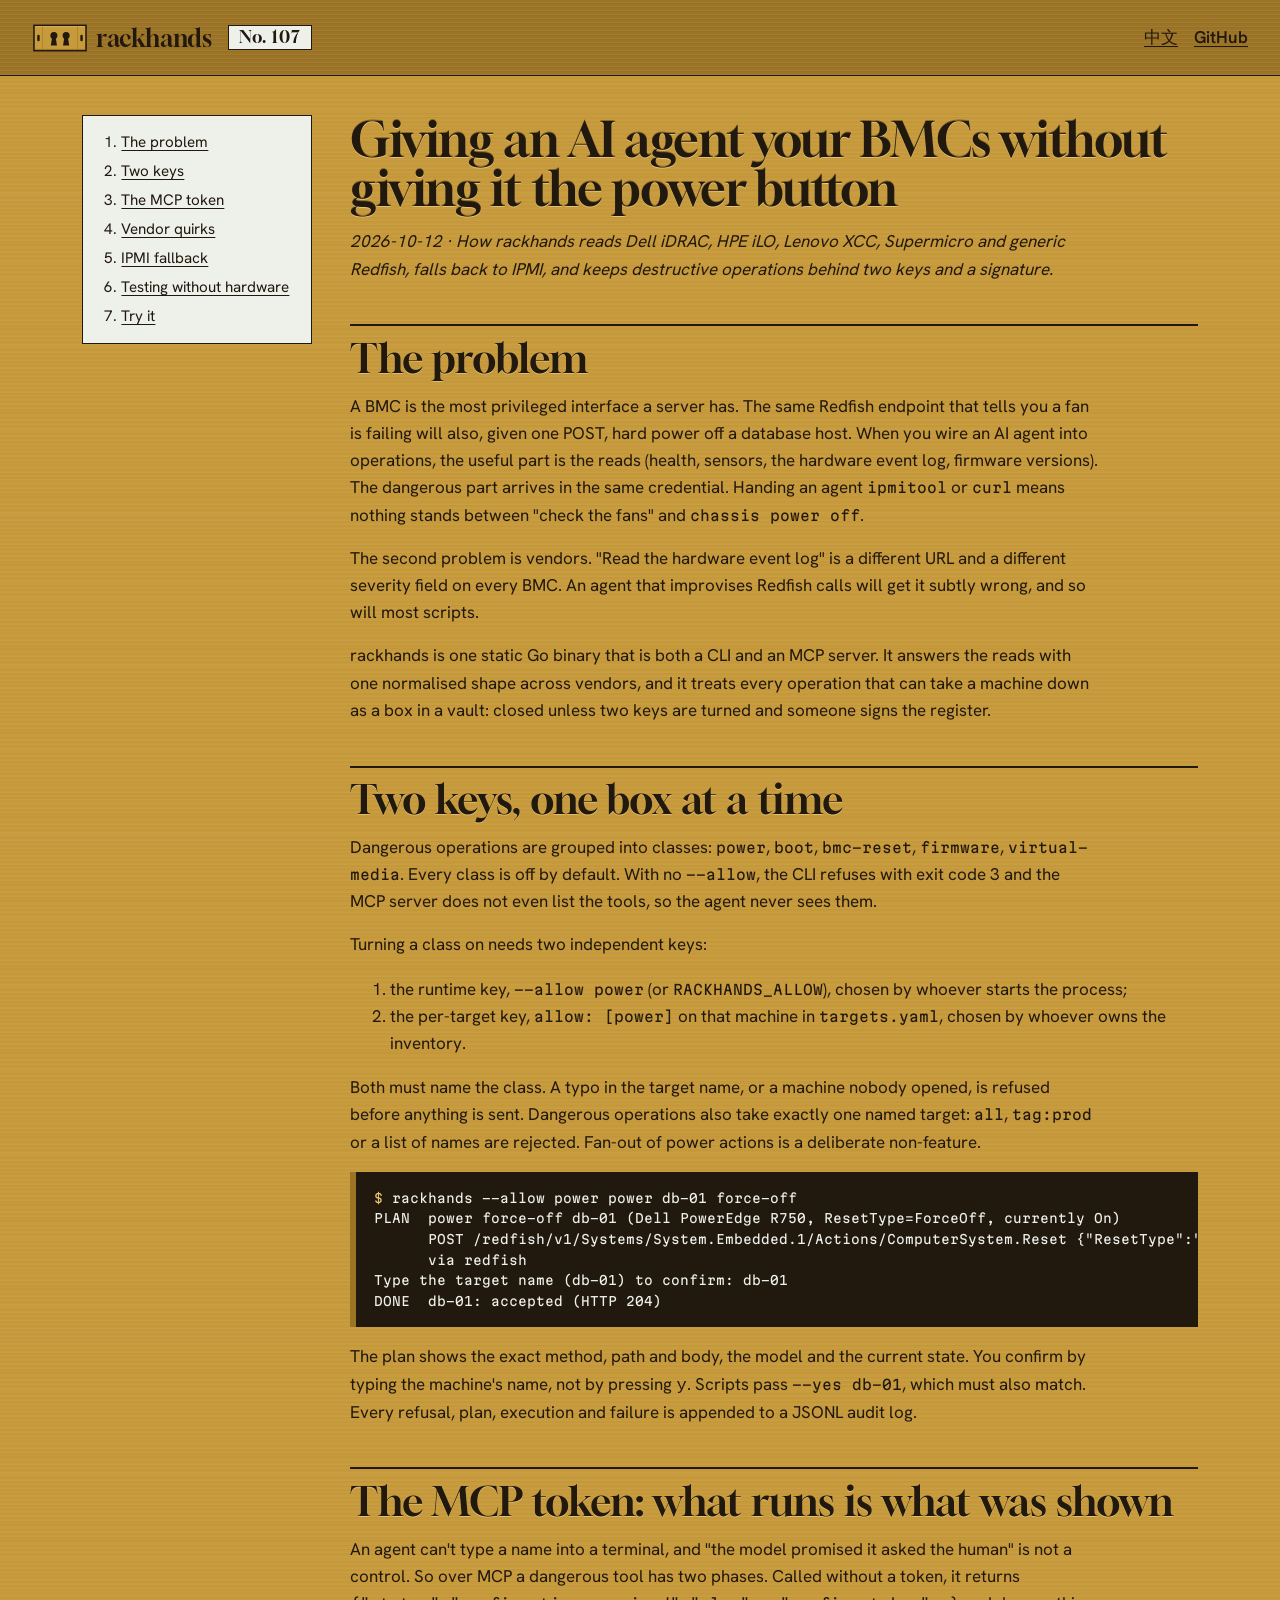
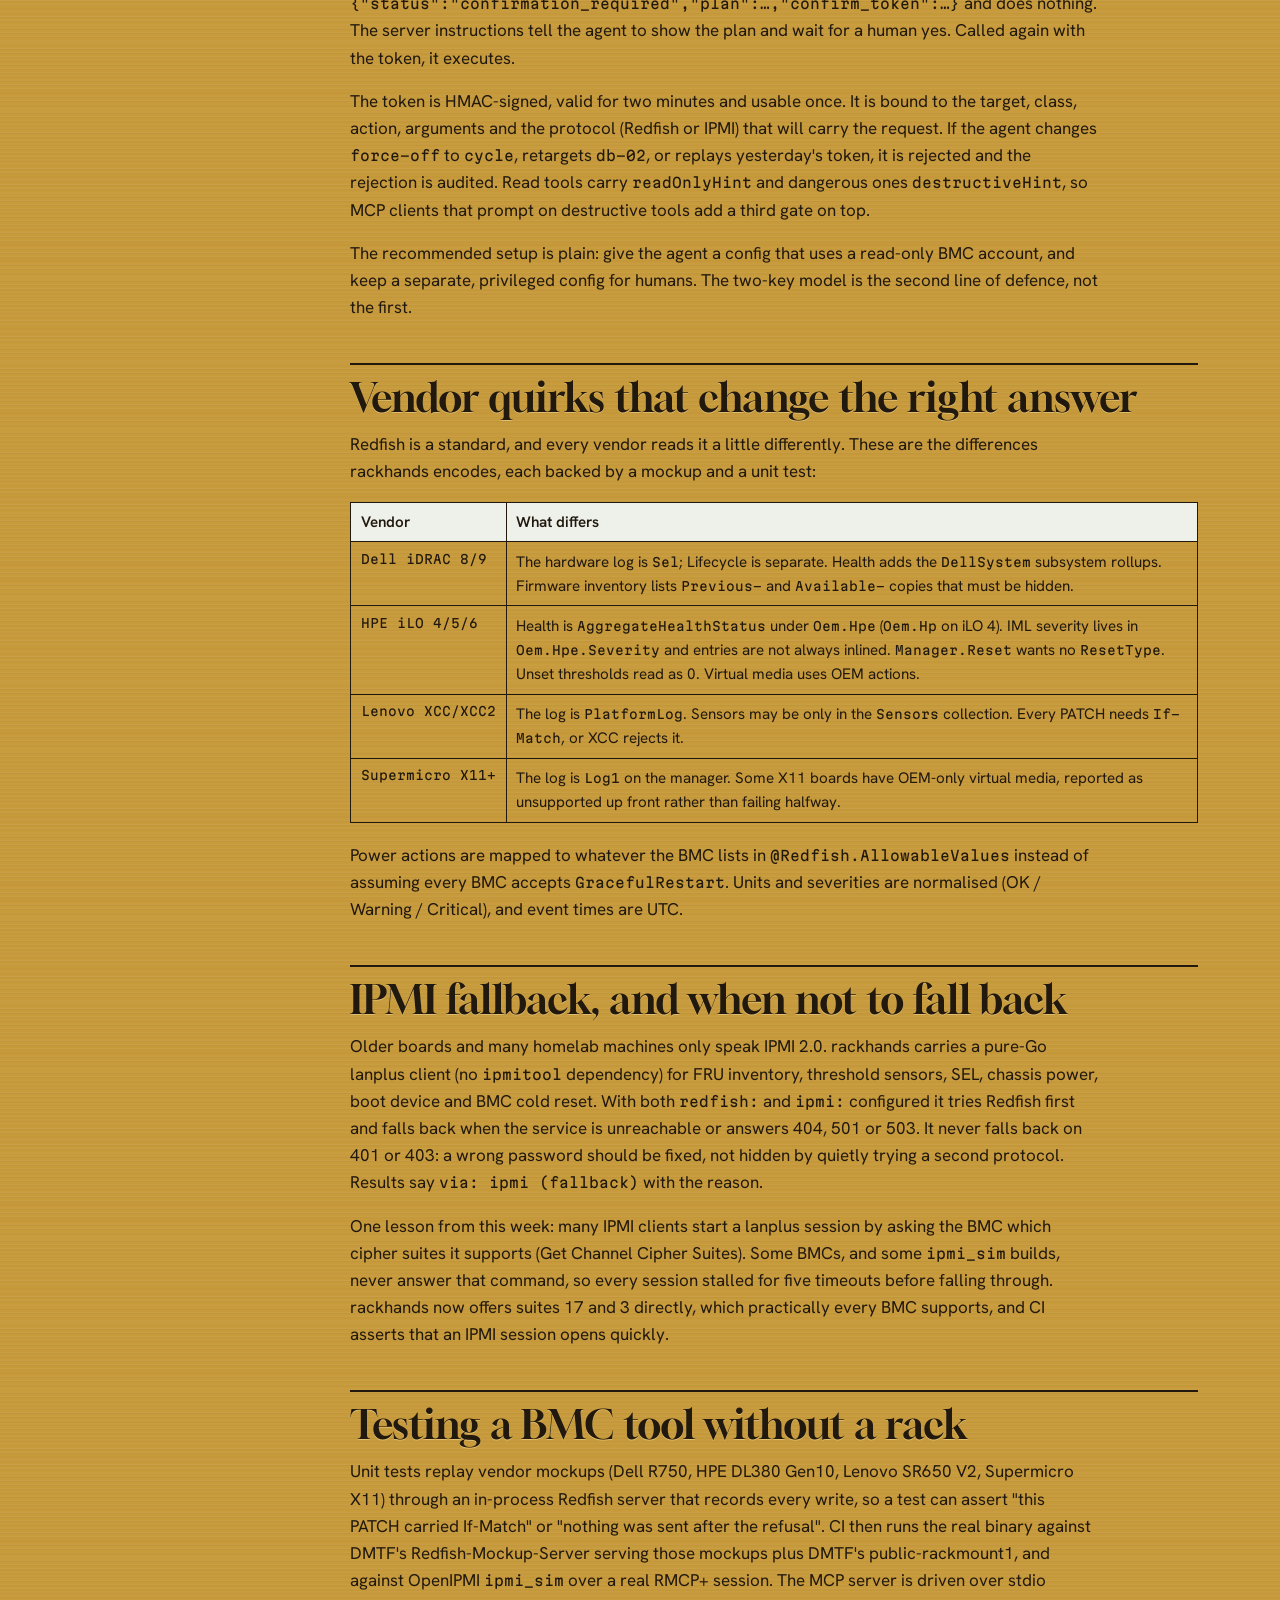
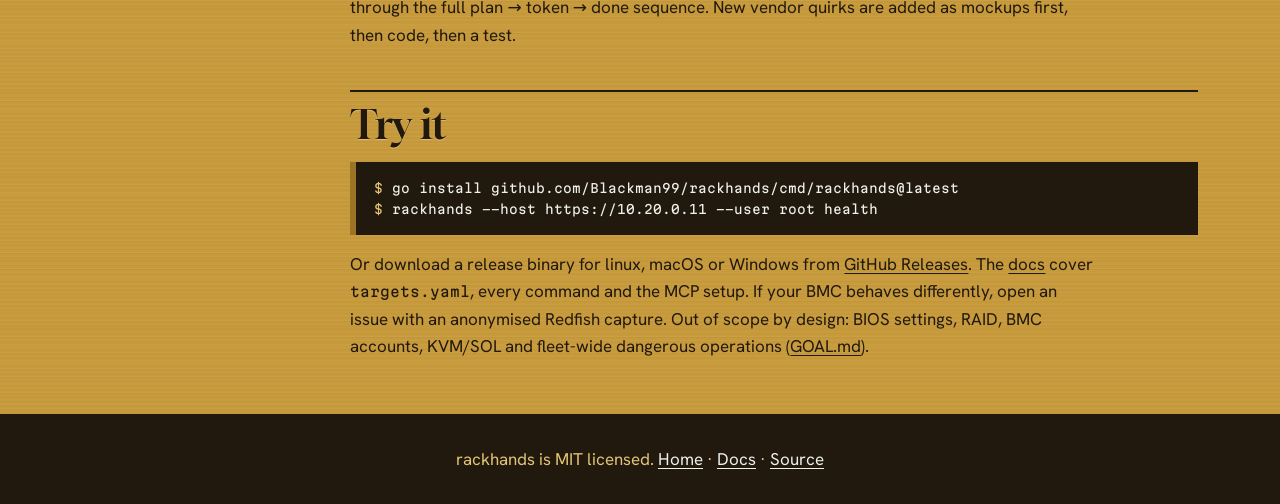
<file: site/articles/two-keys/index.html>
<!doctype html>
<html lang="en">
<head>
<meta charset="utf-8">
<meta name="viewport" content="width=device-width,initial-scale=1">
<title>Giving an AI agent your BMCs without the power button — rackhands</title>
<meta name="description" content="How rackhands reads iDRAC, iLO, XCC, Supermicro and Redfish BMCs, falls back to IPMI, and keeps power, firmware and boot behind two keys and a single-use MCP token.">
<link rel="canonical" href="https://blackman99.github.io/rackhands/articles/two-keys/">
<link rel="alternate" hreflang="en" href="https://blackman99.github.io/rackhands/articles/two-keys/">
<link rel="alternate" hreflang="zh-Hans" href="https://blackman99.github.io/rackhands/zh/articles/two-keys/">
<meta name="theme-color" content="#c79a3b">
<link rel="icon" href="../../favicon.svg" type="image/svg+xml">
<meta property="og:type" content="article">
<meta property="og:site_name" content="rackhands">
<meta property="og:url" content="https://blackman99.github.io/rackhands/articles/two-keys/">
<meta property="og:title" content="Giving an AI agent your BMCs without the power button — rackhands">
<meta property="og:description" content="How rackhands reads iDRAC, iLO, XCC, Supermicro and Redfish BMCs, falls back to IPMI, and keeps power, firmware and boot behind two keys and a single-use MCP token.">
<meta property="og:image" content="https://blackman99.github.io/rackhands/og-image.png">
<meta property="og:image:width" content="1200">
<meta property="og:image:height" content="630">
<meta name="twitter:card" content="summary_large_image">
<meta name="twitter:image" content="https://blackman99.github.io/rackhands/og-image.png">
<link rel="preload" href="../../fonts/gloock-400.woff2" as="font" type="font/woff2" crossorigin>
<link rel="preload" href="../../fonts/hanken-grotesk-400.woff2" as="font" type="font/woff2" crossorigin>
<link rel="stylesheet" href="../../style.css">
</head>
<body class="docs">
<a class="skip" href="#content">Skip to content</a>
<header class="docbar">
  <a class="mark" href="../../"><img src="../../logo.svg" width="56" height="56" alt=""> rackhands</a>
  <span class="boxno">No. 107</span>
  <a class="lang" href="https://blackman99.github.io/rackhands/zh/articles/two-keys/" hreflang="zh-Hans" lang="zh-Hans">中文</a>
  <a href="https://github.com/Blackman99/rackhands">GitHub</a>
</header>
<div class="docgrid">
<nav class="toc" aria-label="Contents"><ol><li><a href="#why">The problem</a></li><li><a href="#keys">Two keys</a></li><li><a href="#token">The MCP token</a></li><li><a href="#quirks">Vendor quirks</a></li><li><a href="#ipmi">IPMI fallback</a></li><li><a href="#tests">Testing without hardware</a></li><li><a href="#try">Try it</a></li></ol></nav>
<main id="content" class="doc">
<article>
<h1>Giving an AI agent your BMCs without giving it the power button</h1>
<p><em>2026-10-12 · How rackhands reads Dell iDRAC, HPE iLO, Lenovo XCC, Supermicro and generic Redfish, falls back to IPMI, and keeps destructive operations behind two keys and a signature.</em></p>

<h2 id="why">The problem</h2>
<p>A BMC is the most privileged interface a server has. The same Redfish endpoint that tells you a fan is failing will also, given one POST, hard power off a database host. When you wire an AI agent into operations, the useful part is the reads (health, sensors, the hardware event log, firmware versions). The dangerous part arrives in the same credential. Handing an agent <code>ipmitool</code> or <code>curl</code> means nothing stands between "check the fans" and <code>chassis power off</code>.</p>
<p>The second problem is vendors. "Read the hardware event log" is a different URL and a different severity field on every BMC. An agent that improvises Redfish calls will get it subtly wrong, and so will most scripts.</p>
<p>rackhands is one static Go binary that is both a CLI and an MCP server. It answers the reads with one normalised shape across vendors, and it treats every operation that can take a machine down as a box in a vault: closed unless two keys are turned and someone signs the register.</p>

<h2 id="keys">Two keys, one box at a time</h2>
<p>Dangerous operations are grouped into classes: <code>power</code>, <code>boot</code>, <code>bmc-reset</code>, <code>firmware</code>, <code>virtual-media</code>. Every class is off by default. With no <code>--allow</code>, the CLI refuses with exit code 3 and the MCP server does not even list the tools, so the agent never sees them.</p>
<p>Turning a class on needs two independent keys:</p>
<ol>
<li>the runtime key, <code>--allow power</code> (or <code>RACKHANDS_ALLOW</code>), chosen by whoever starts the process;</li>
<li>the per-target key, <code>allow: [power]</code> on that machine in <code>targets.yaml</code>, chosen by whoever owns the inventory.</li>
</ol>
<p>Both must name the class. A typo in the target name, or a machine nobody opened, is refused before anything is sent. Dangerous operations also take exactly one named target: <code>all</code>, <code>tag:prod</code> or a list of names are rejected. Fan-out of power actions is a deliberate non-feature.</p>
<pre class="term"><span class="pr">$</span> rackhands --allow power power db-01 force-off
PLAN  power force-off db-01 (Dell PowerEdge R750, ResetType=ForceOff, currently On)
      POST /redfish/v1/Systems/System.Embedded.1/Actions/ComputerSystem.Reset {"ResetType":"ForceOff"}
      via redfish
Type the target name (db-01) to confirm: db-01
DONE  db-01: accepted (HTTP 204)</pre>
<p>The plan shows the exact method, path and body, the model and the current state. You confirm by typing the machine's name, not by pressing <kbd>y</kbd>. Scripts pass <code>--yes db-01</code>, which must also match. Every refusal, plan, execution and failure is appended to a JSONL audit log.</p>

<h2 id="token">The MCP token: what runs is what was shown</h2>
<p>An agent can't type a name into a terminal, and "the model promised it asked the human" is not a control. So over MCP a dangerous tool has two phases. Called without a token, it returns <code>{"status":"confirmation_required","plan":…,"confirm_token":…}</code> and does nothing. The server instructions tell the agent to show the plan and wait for a human yes. Called again with the token, it executes.</p>
<p>The token is HMAC-signed, valid for two minutes and usable once. It is bound to the target, class, action, arguments and the protocol (Redfish or IPMI) that will carry the request. If the agent changes <code>force-off</code> to <code>cycle</code>, retargets <code>db-02</code>, or replays yesterday's token, it is rejected and the rejection is audited. Read tools carry <code>readOnlyHint</code> and dangerous ones <code>destructiveHint</code>, so MCP clients that prompt on destructive tools add a third gate on top.</p>
<p>The recommended setup is plain: give the agent a config that uses a read-only BMC account, and keep a separate, privileged config for humans. The two-key model is the second line of defence, not the first.</p>

<h2 id="quirks">Vendor quirks that change the right answer</h2>
<p>Redfish is a standard, and every vendor reads it a little differently. These are the differences rackhands encodes, each backed by a mockup and a unit test:</p>
<table class="ref"><thead><tr><th>Vendor</th><th>What differs</th></tr></thead><tbody>
<tr><td>Dell iDRAC 8/9</td><td>The hardware log is <code>Sel</code>; Lifecycle is separate. Health adds the <code>DellSystem</code> subsystem rollups. Firmware inventory lists <code>Previous-</code> and <code>Available-</code> copies that must be hidden.</td></tr>
<tr><td>HPE iLO 4/5/6</td><td>Health is <code>AggregateHealthStatus</code> under <code>Oem.Hpe</code> (<code>Oem.Hp</code> on iLO 4). IML severity lives in <code>Oem.Hpe.Severity</code> and entries are not always inlined. <code>Manager.Reset</code> wants no <code>ResetType</code>. Unset thresholds read as 0. Virtual media uses OEM actions.</td></tr>
<tr><td>Lenovo XCC/XCC2</td><td>The log is <code>PlatformLog</code>. Sensors may be only in the <code>Sensors</code> collection. Every PATCH needs <code>If-Match</code>, or XCC rejects it.</td></tr>
<tr><td>Supermicro X11+</td><td>The log is <code>Log1</code> on the manager. Some X11 boards have OEM-only virtual media, reported as unsupported up front rather than failing halfway.</td></tr>
</tbody></table>
<p>Power actions are mapped to whatever the BMC lists in <code>@Redfish.AllowableValues</code> instead of assuming every BMC accepts <code>GracefulRestart</code>. Units and severities are normalised (OK / Warning / Critical), and event times are UTC.</p>

<h2 id="ipmi">IPMI fallback, and when not to fall back</h2>
<p>Older boards and many homelab machines only speak IPMI 2.0. rackhands carries a pure-Go lanplus client (no <code>ipmitool</code> dependency) for FRU inventory, threshold sensors, SEL, chassis power, boot device and BMC cold reset. With both <code>redfish:</code> and <code>ipmi:</code> configured it tries Redfish first and falls back when the service is unreachable or answers 404, 501 or 503. It never falls back on 401 or 403: a wrong password should be fixed, not hidden by quietly trying a second protocol. Results say <code>via: ipmi (fallback)</code> with the reason.</p>
<p>One lesson from this week: many IPMI clients start a lanplus session by asking the BMC which cipher suites it supports (Get Channel Cipher Suites). Some BMCs, and some <code>ipmi_sim</code> builds, never answer that command, so every session stalled for five timeouts before falling through. rackhands now offers suites 17 and 3 directly, which practically every BMC supports, and CI asserts that an IPMI session opens quickly.</p>

<h2 id="tests">Testing a BMC tool without a rack</h2>
<p>Unit tests replay vendor mockups (Dell R750, HPE DL380 Gen10, Lenovo SR650 V2, Supermicro X11) through an in-process Redfish server that records every write, so a test can assert "this PATCH carried If-Match" or "nothing was sent after the refusal". CI then runs the real binary against DMTF's Redfish-Mockup-Server serving those mockups plus DMTF's public-rackmount1, and against OpenIPMI <code>ipmi_sim</code> over a real RMCP+ session. The MCP server is driven over stdio through the full plan → token → done sequence. New vendor quirks are added as mockups first, then code, then a test.</p>

<h2 id="try">Try it</h2>
<pre class="term"><span class="pr">$</span> go install github.com/Blackman99/rackhands/cmd/rackhands@latest
<span class="pr">$</span> rackhands --host https://10.20.0.11 --user root health</pre>
<p>Or download a release binary for linux, macOS or Windows from <a href="https://github.com/Blackman99/rackhands/releases/latest">GitHub Releases</a>. The <a href="../../docs/">docs</a> cover <code>targets.yaml</code>, every command and the MCP setup. If your BMC behaves differently, open an issue with an anonymised Redfish capture. Out of scope by design: BIOS settings, RAID, BMC accounts, KVM/SOL and fleet-wide dangerous operations (<a href="https://github.com/Blackman99/rackhands/blob/main/GOAL.md">GOAL.md</a>).</p>

</article>
</main>
</div>
<footer class="foot"><p>rackhands is MIT licensed. <a href="../../">Home</a> · <a href="../../docs/">Docs</a> · <a href="https://github.com/Blackman99/rackhands">Source</a></p></footer>
</body>
</html>
</file>
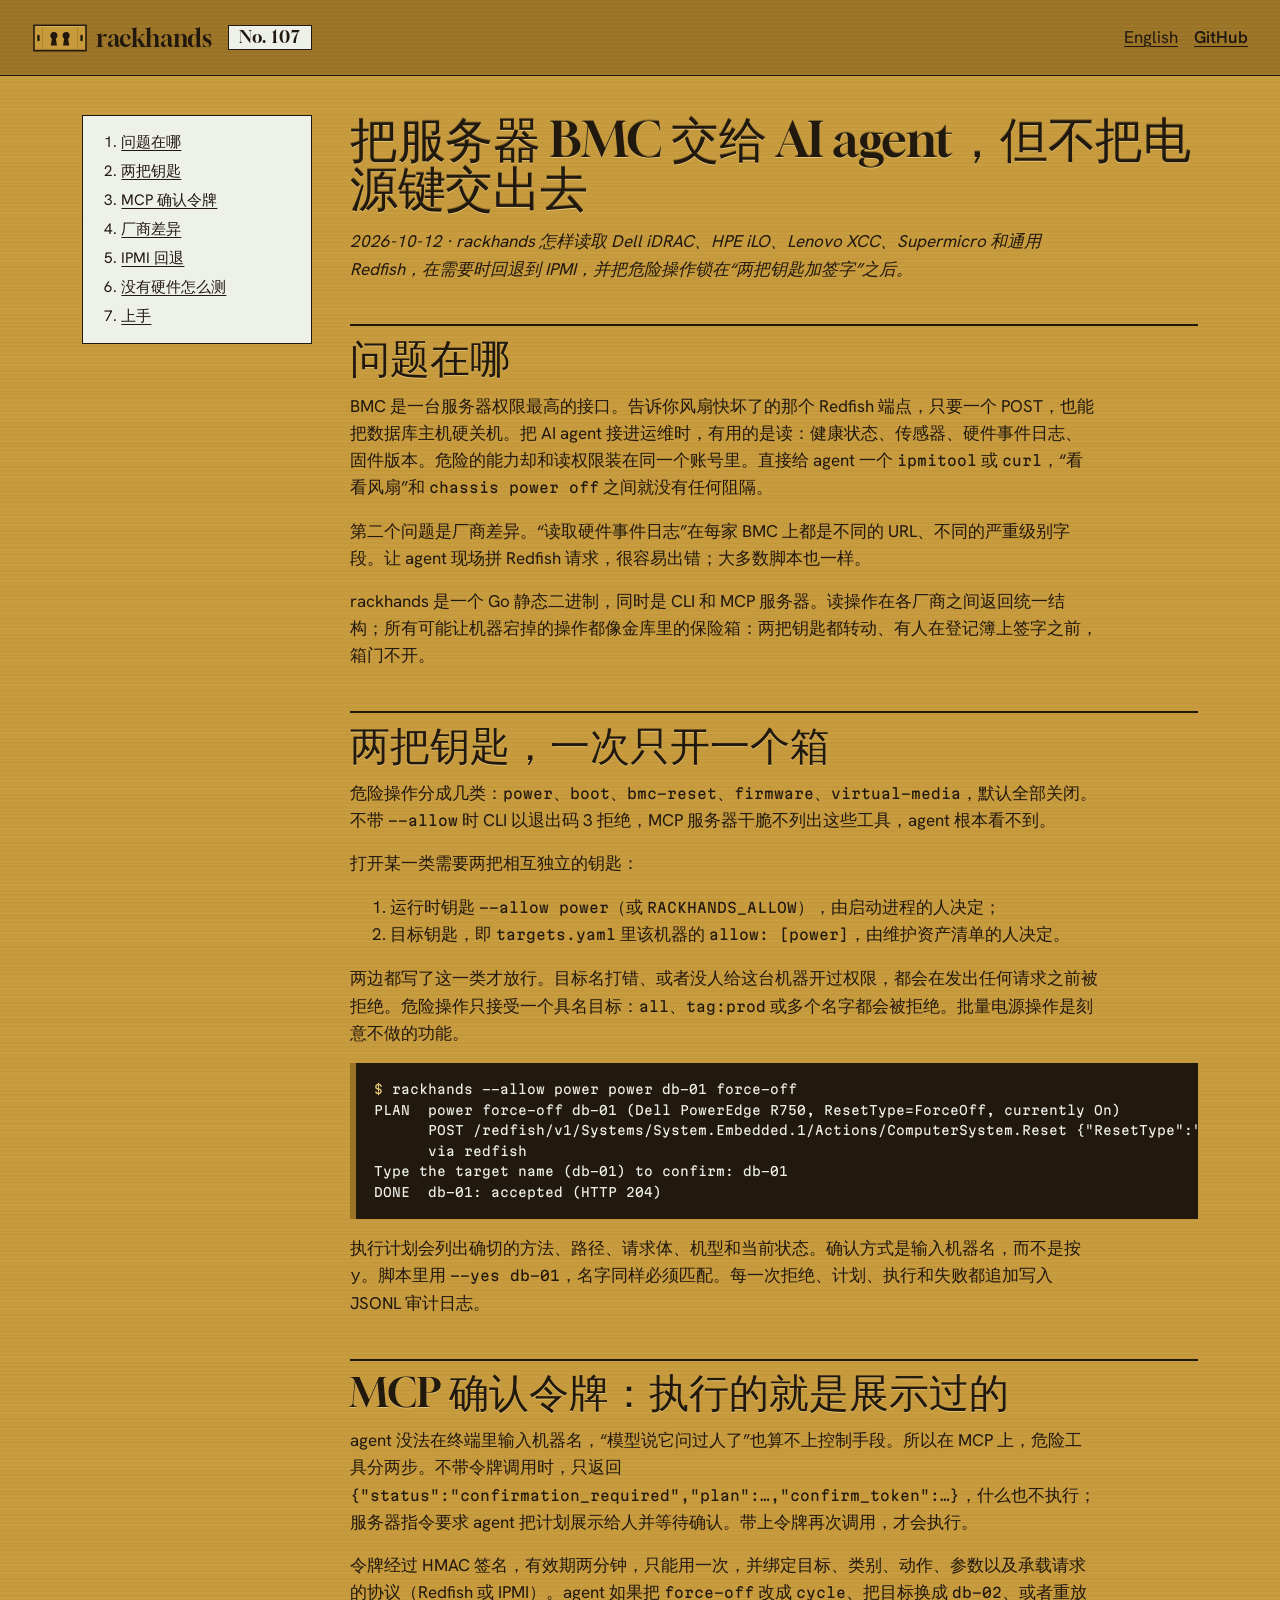
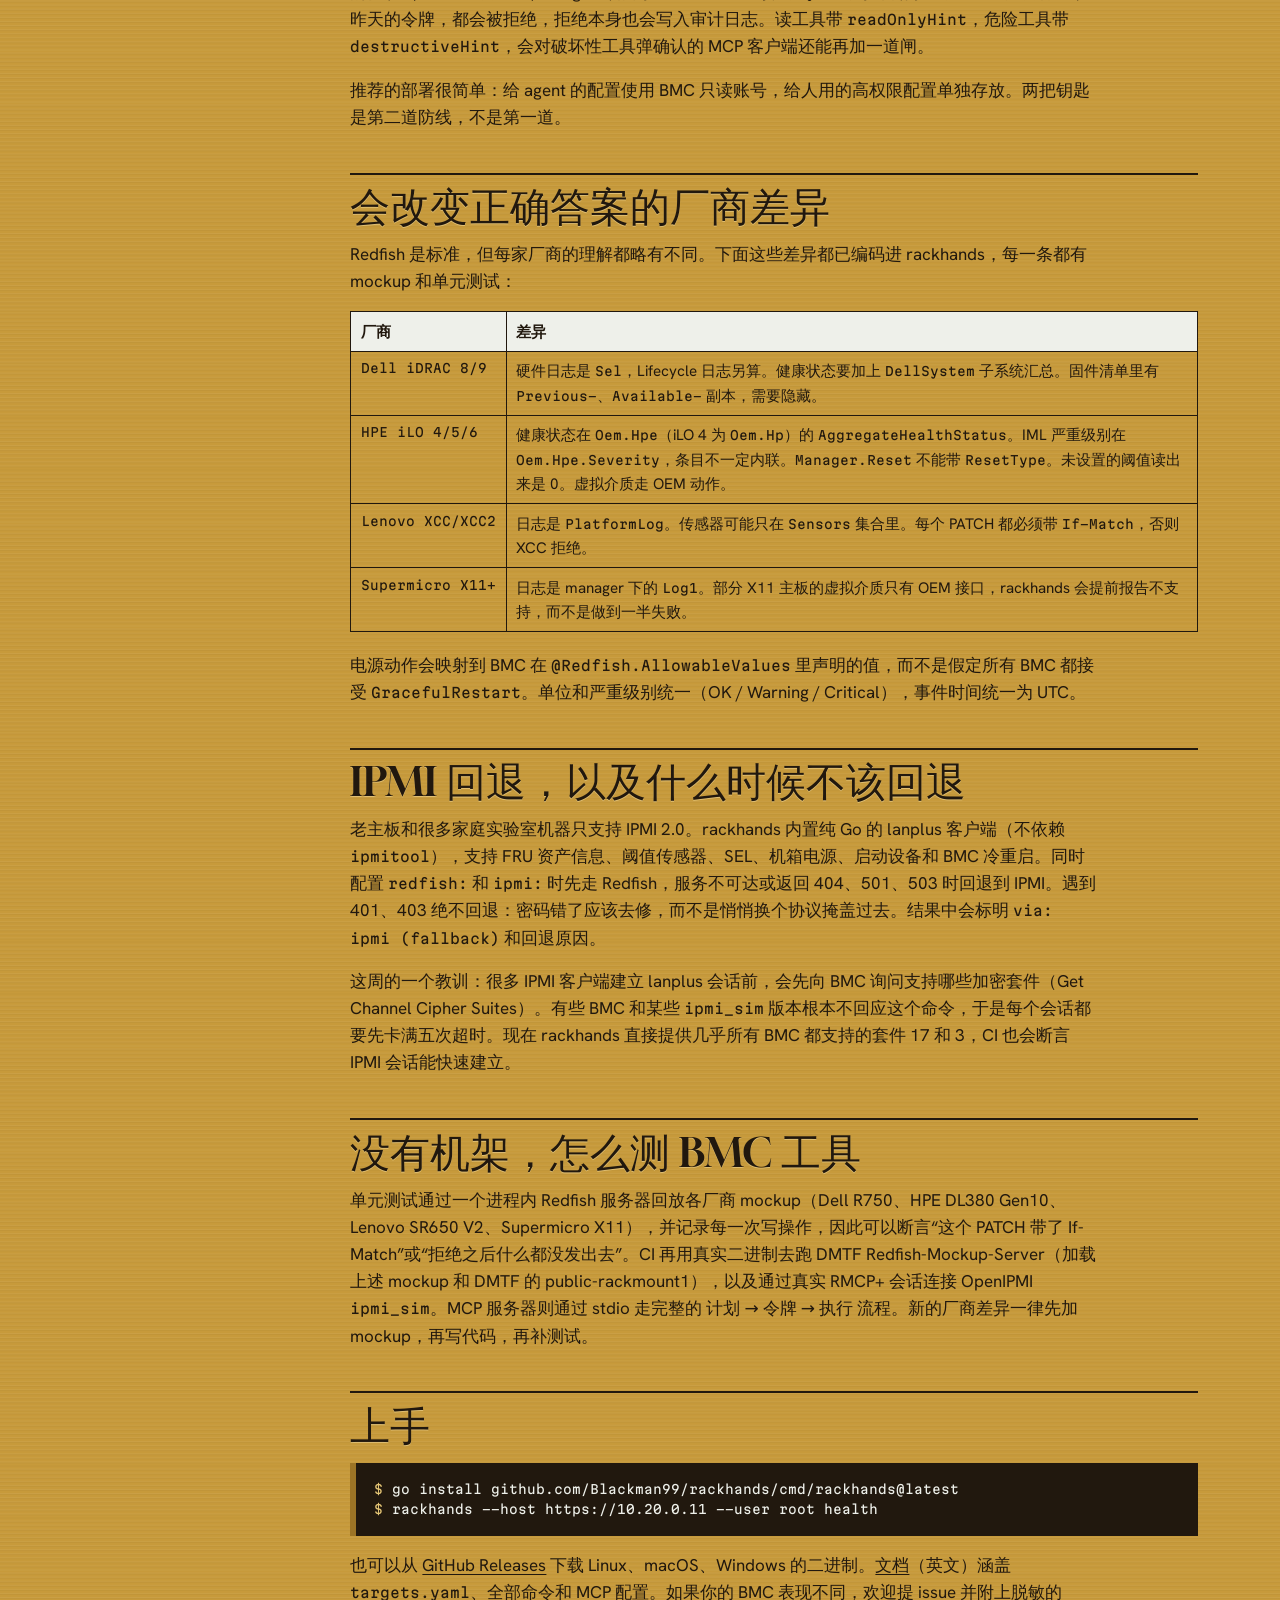
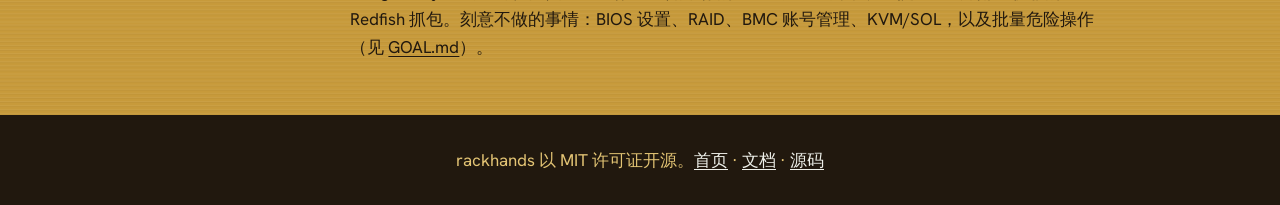
<file: site/zh/articles/two-keys/index.html>
<!doctype html>
<html lang="zh-Hans">
<head>
<meta charset="utf-8">
<meta name="viewport" content="width=device-width,initial-scale=1">
<title>把 BMC 交给 AI agent，但不交出电源键 — rackhands</title>
<meta name="description" content="rackhands 如何统一读取 iDRAC、iLO、XCC、Supermicro 和 Redfish BMC，回退到 IPMI，并用两把钥匙和一次性 MCP 令牌锁住电源、固件和启动操作。">
<link rel="canonical" href="https://blackman99.github.io/rackhands/zh/articles/two-keys/">
<link rel="alternate" hreflang="en" href="https://blackman99.github.io/rackhands/articles/two-keys/">
<link rel="alternate" hreflang="zh-Hans" href="https://blackman99.github.io/rackhands/zh/articles/two-keys/">
<meta name="theme-color" content="#c79a3b">
<link rel="icon" href="../../../favicon.svg" type="image/svg+xml">
<meta property="og:type" content="article">
<meta property="og:site_name" content="rackhands">
<meta property="og:url" content="https://blackman99.github.io/rackhands/zh/articles/two-keys/">
<meta property="og:title" content="把 BMC 交给 AI agent，但不交出电源键 — rackhands">
<meta property="og:description" content="rackhands 如何统一读取 iDRAC、iLO、XCC、Supermicro 和 Redfish BMC，回退到 IPMI，并用两把钥匙和一次性 MCP 令牌锁住电源、固件和启动操作。">
<meta property="og:image" content="https://blackman99.github.io/rackhands/og-image.png">
<meta property="og:image:width" content="1200">
<meta property="og:image:height" content="630">
<meta name="twitter:card" content="summary_large_image">
<meta name="twitter:image" content="https://blackman99.github.io/rackhands/og-image.png">
<link rel="preload" href="../../../fonts/gloock-400.woff2" as="font" type="font/woff2" crossorigin>
<link rel="preload" href="../../../fonts/hanken-grotesk-400.woff2" as="font" type="font/woff2" crossorigin>
<link rel="stylesheet" href="../../../style.css">
</head>
<body class="docs">
<a class="skip" href="#content">跳到正文</a>
<header class="docbar">
  <a class="mark" href="../../../"><img src="../../../logo.svg" width="56" height="56" alt=""> rackhands</a>
  <span class="boxno">No. 107</span>
  <a class="lang" href="https://blackman99.github.io/rackhands/articles/two-keys/" hreflang="en" lang="en">English</a>
  <a href="https://github.com/Blackman99/rackhands">GitHub</a>
</header>
<div class="docgrid">
<nav class="toc" aria-label="目录"><ol><li><a href="#why">问题在哪</a></li><li><a href="#keys">两把钥匙</a></li><li><a href="#token">MCP 确认令牌</a></li><li><a href="#quirks">厂商差异</a></li><li><a href="#ipmi">IPMI 回退</a></li><li><a href="#tests">没有硬件怎么测</a></li><li><a href="#try">上手</a></li></ol></nav>
<main id="content" class="doc">
<article>
<h1>把服务器 BMC 交给 AI agent，但不把电源键交出去</h1>
<p><em>2026-10-12 · rackhands 怎样读取 Dell iDRAC、HPE iLO、Lenovo XCC、Supermicro 和通用 Redfish，在需要时回退到 IPMI，并把危险操作锁在“两把钥匙加签字”之后。</em></p>

<h2 id="why">问题在哪</h2>
<p>BMC 是一台服务器权限最高的接口。告诉你风扇快坏了的那个 Redfish 端点，只要一个 POST，也能把数据库主机硬关机。把 AI agent 接进运维时，有用的是读：健康状态、传感器、硬件事件日志、固件版本。危险的能力却和读权限装在同一个账号里。直接给 agent 一个 <code>ipmitool</code> 或 <code>curl</code>，“看看风扇”和 <code>chassis power off</code> 之间就没有任何阻隔。</p>
<p>第二个问题是厂商差异。“读取硬件事件日志”在每家 BMC 上都是不同的 URL、不同的严重级别字段。让 agent 现场拼 Redfish 请求，很容易出错；大多数脚本也一样。</p>
<p>rackhands 是一个 Go 静态二进制，同时是 CLI 和 MCP 服务器。读操作在各厂商之间返回统一结构；所有可能让机器宕掉的操作都像金库里的保险箱：两把钥匙都转动、有人在登记簿上签字之前，箱门不开。</p>

<h2 id="keys">两把钥匙，一次只开一个箱</h2>
<p>危险操作分成几类：<code>power</code>、<code>boot</code>、<code>bmc-reset</code>、<code>firmware</code>、<code>virtual-media</code>，默认全部关闭。不带 <code>--allow</code> 时 CLI 以退出码 3 拒绝，MCP 服务器干脆不列出这些工具，agent 根本看不到。</p>
<p>打开某一类需要两把相互独立的钥匙：</p>
<ol>
<li>运行时钥匙 <code>--allow power</code>（或 <code>RACKHANDS_ALLOW</code>），由启动进程的人决定；</li>
<li>目标钥匙，即 <code>targets.yaml</code> 里该机器的 <code>allow: [power]</code>，由维护资产清单的人决定。</li>
</ol>
<p>两边都写了这一类才放行。目标名打错、或者没人给这台机器开过权限，都会在发出任何请求之前被拒绝。危险操作只接受一个具名目标：<code>all</code>、<code>tag:prod</code> 或多个名字都会被拒绝。批量电源操作是刻意不做的功能。</p>
<pre class="term"><span class="pr">$</span> rackhands --allow power power db-01 force-off
PLAN  power force-off db-01 (Dell PowerEdge R750, ResetType=ForceOff, currently On)
      POST /redfish/v1/Systems/System.Embedded.1/Actions/ComputerSystem.Reset {"ResetType":"ForceOff"}
      via redfish
Type the target name (db-01) to confirm: db-01
DONE  db-01: accepted (HTTP 204)</pre>
<p>执行计划会列出确切的方法、路径、请求体、机型和当前状态。确认方式是输入机器名，而不是按 <kbd>y</kbd>。脚本里用 <code>--yes db-01</code>，名字同样必须匹配。每一次拒绝、计划、执行和失败都追加写入 JSONL 审计日志。</p>

<h2 id="token">MCP 确认令牌：执行的就是展示过的</h2>
<p>agent 没法在终端里输入机器名，“模型说它问过人了”也算不上控制手段。所以在 MCP 上，危险工具分两步。不带令牌调用时，只返回 <code>{"status":"confirmation_required","plan":…,"confirm_token":…}</code>，什么也不执行；服务器指令要求 agent 把计划展示给人并等待确认。带上令牌再次调用，才会执行。</p>
<p>令牌经过 HMAC 签名，有效期两分钟，只能用一次，并绑定目标、类别、动作、参数以及承载请求的协议（Redfish 或 IPMI）。agent 如果把 <code>force-off</code> 改成 <code>cycle</code>、把目标换成 <code>db-02</code>、或者重放昨天的令牌，都会被拒绝，拒绝本身也会写入审计日志。读工具带 <code>readOnlyHint</code>，危险工具带 <code>destructiveHint</code>，会对破坏性工具弹确认的 MCP 客户端还能再加一道闸。</p>
<p>推荐的部署很简单：给 agent 的配置使用 BMC 只读账号，给人用的高权限配置单独存放。两把钥匙是第二道防线，不是第一道。</p>

<h2 id="quirks">会改变正确答案的厂商差异</h2>
<p>Redfish 是标准，但每家厂商的理解都略有不同。下面这些差异都已编码进 rackhands，每一条都有 mockup 和单元测试：</p>
<table class="ref"><thead><tr><th>厂商</th><th>差异</th></tr></thead><tbody>
<tr><td>Dell iDRAC 8/9</td><td>硬件日志是 <code>Sel</code>，Lifecycle 日志另算。健康状态要加上 <code>DellSystem</code> 子系统汇总。固件清单里有 <code>Previous-</code>、<code>Available-</code> 副本，需要隐藏。</td></tr>
<tr><td>HPE iLO 4/5/6</td><td>健康状态在 <code>Oem.Hpe</code>（iLO 4 为 <code>Oem.Hp</code>）的 <code>AggregateHealthStatus</code>。IML 严重级别在 <code>Oem.Hpe.Severity</code>，条目不一定内联。<code>Manager.Reset</code> 不能带 <code>ResetType</code>。未设置的阈值读出来是 0。虚拟介质走 OEM 动作。</td></tr>
<tr><td>Lenovo XCC/XCC2</td><td>日志是 <code>PlatformLog</code>。传感器可能只在 <code>Sensors</code> 集合里。每个 PATCH 都必须带 <code>If-Match</code>，否则 XCC 拒绝。</td></tr>
<tr><td>Supermicro X11+</td><td>日志是 manager 下的 <code>Log1</code>。部分 X11 主板的虚拟介质只有 OEM 接口，rackhands 会提前报告不支持，而不是做到一半失败。</td></tr>
</tbody></table>
<p>电源动作会映射到 BMC 在 <code>@Redfish.AllowableValues</code> 里声明的值，而不是假定所有 BMC 都接受 <code>GracefulRestart</code>。单位和严重级别统一（OK / Warning / Critical），事件时间统一为 UTC。</p>

<h2 id="ipmi">IPMI 回退，以及什么时候不该回退</h2>
<p>老主板和很多家庭实验室机器只支持 IPMI 2.0。rackhands 内置纯 Go 的 lanplus 客户端（不依赖 <code>ipmitool</code>），支持 FRU 资产信息、阈值传感器、SEL、机箱电源、启动设备和 BMC 冷重启。同时配置 <code>redfish:</code> 和 <code>ipmi:</code> 时先走 Redfish，服务不可达或返回 404、501、503 时回退到 IPMI。遇到 401、403 绝不回退：密码错了应该去修，而不是悄悄换个协议掩盖过去。结果中会标明 <code>via: ipmi (fallback)</code> 和回退原因。</p>
<p>这周的一个教训：很多 IPMI 客户端建立 lanplus 会话前，会先向 BMC 询问支持哪些加密套件（Get Channel Cipher Suites）。有些 BMC 和某些 <code>ipmi_sim</code> 版本根本不回应这个命令，于是每个会话都要先卡满五次超时。现在 rackhands 直接提供几乎所有 BMC 都支持的套件 17 和 3，CI 也会断言 IPMI 会话能快速建立。</p>

<h2 id="tests">没有机架，怎么测 BMC 工具</h2>
<p>单元测试通过一个进程内 Redfish 服务器回放各厂商 mockup（Dell R750、HPE DL380 Gen10、Lenovo SR650 V2、Supermicro X11），并记录每一次写操作，因此可以断言“这个 PATCH 带了 If-Match”或“拒绝之后什么都没发出去”。CI 再用真实二进制去跑 DMTF Redfish-Mockup-Server（加载上述 mockup 和 DMTF 的 public-rackmount1），以及通过真实 RMCP+ 会话连接 OpenIPMI <code>ipmi_sim</code>。MCP 服务器则通过 stdio 走完整的 计划 → 令牌 → 执行 流程。新的厂商差异一律先加 mockup，再写代码，再补测试。</p>

<h2 id="try">上手</h2>
<pre class="term"><span class="pr">$</span> go install github.com/Blackman99/rackhands/cmd/rackhands@latest
<span class="pr">$</span> rackhands --host https://10.20.0.11 --user root health</pre>
<p>也可以从 <a href="https://github.com/Blackman99/rackhands/releases/latest">GitHub Releases</a> 下载 Linux、macOS、Windows 的二进制。<a href="../../../docs/">文档</a>（英文）涵盖 <code>targets.yaml</code>、全部命令和 MCP 配置。如果你的 BMC 表现不同，欢迎提 issue 并附上脱敏的 Redfish 抓包。刻意不做的事情：BIOS 设置、RAID、BMC 账号管理、KVM/SOL，以及批量危险操作（见 <a href="https://github.com/Blackman99/rackhands/blob/main/GOAL.md">GOAL.md</a>）。</p>

</article>
</main>
</div>
<footer class="foot"><p>rackhands 以 MIT 许可证开源。<a href="../../../">首页</a> · <a href="../../../docs/">文档</a> · <a href="https://github.com/Blackman99/rackhands">源码</a></p></footer>
</body>
</html>
</file>
<file: site/style.css>
@font-face{font-family:"Gloock";src:url(fonts/gloock-400.woff2) format("woff2");font-weight:400;font-display:swap}
@font-face{font-family:"Hanken Grotesk";src:url(fonts/hanken-grotesk-400.woff2) format("woff2");font-weight:400;font-display:swap}
@font-face{font-family:"Hanken Grotesk";src:url(fonts/hanken-grotesk-600.woff2) format("woff2");font-weight:600;font-display:swap}
@font-face{font-family:"Martian Mono";src:url(fonts/martian-mono-400.woff2) format("woff2");font-weight:400;font-display:swap}
:root{
  --brass:#c79a3b;--shade:#9c7426;--hi:#e3c474;--ink:#21180e;--velvet:#5c1a24;--steel:#a9b0b3;--enamel:#eef0ea;
  --serif:"Gloock",Georgia,serif;--sans:"Hanken Grotesk",system-ui,sans-serif;--mono:"Martian Mono",ui-monospace,monospace;
  --brush:repeating-linear-gradient(0deg,rgb(255 255 255/.05) 0 1px,transparent 1px 3px,rgb(0 0 0/.03) 3px 4px);
}
*{box-sizing:border-box}
html{background:var(--brass);color:var(--ink)}
body{margin:0;font:400 1.0625rem/1.6 var(--sans);background:var(--brush),var(--brass)}
a{color:var(--ink);text-decoration-thickness:1px;text-underline-offset:3px}
a:hover{text-decoration-thickness:2px}
code{font:400 .82em var(--mono)}
:focus-visible{outline:3px solid var(--ink);outline-offset:3px}
.skip{position:absolute;left:-999px;top:0;background:var(--ink);color:var(--enamel);padding:.5rem 1rem;z-index:9}
.skip:focus{left:1rem}
.engr{text-shadow:0 1px 0 rgb(255 236 180/.45),0 -1px 0 rgb(33 24 14/.35)}

/* ---------- the wall ---------- */
.wall{display:grid;grid-template-columns:repeat(6,1fr);gap:6px;padding:6px;background:var(--shade);grid-auto-rows:clamp(92px,9.4vw,150px)}
.door,.plate{position:relative;background:var(--brush),var(--brass);border:1px solid var(--ink);box-shadow:inset 1px 1px 0 var(--hi),inset -1px -1px 0 var(--shade)}
.door{perspective:500px}
.door::before,.door::after,.plate::before,.plate::after{content:"";position:absolute;width:6px;height:6px;border-radius:50%;background:var(--shade);box-shadow:inset 1px 1px 0 var(--ink);top:7px}
.door::before,.plate::before{left:7px}.door::after,.plate::after{right:7px}
.no{position:absolute;left:50%;top:14%;transform:translateX(-50%);background:var(--enamel);border:1px solid var(--ink);padding:1px 10px;font:400 .95rem/1.35 var(--serif);letter-spacing:.04em;white-space:nowrap}
.kh{position:absolute;top:48%;width:12px;height:22px}
.kh:nth-of-type(2){left:calc(50% - 26px)}.kh:nth-of-type(3){left:calc(50% + 14px)}
.kh::before{content:"";position:absolute;left:1px;top:0;width:10px;height:10px;border-radius:50%;background:var(--ink)}
.kh::after{content:"";position:absolute;left:3px;top:7px;width:6px;height:13px;background:var(--ink);clip-path:polygon(25% 0,75% 0,100% 100%,0 100%)}
.win{position:absolute;right:8px;bottom:8px;background:var(--ink);color:var(--hi);font:400 .62rem/1 var(--mono);padding:5px 6px;letter-spacing:.02em;transform-origin:50% 0;backface-visibility:hidden}
.win.flip{animation:flip .5s ease-in-out}
.crit .win{background:var(--velvet);color:var(--enamel)}
.warn .win{background:var(--enamel);color:var(--ink);outline:1px solid var(--ink)}
.bmc{position:absolute;left:9px;bottom:8px;font:600 .62rem/1 var(--sans);letter-spacing:.08em;text-transform:uppercase;opacity:.8}
@keyframes flip{0%{transform:rotateX(0)}50%{transform:rotateX(90deg)}100%{transform:rotateX(0)}}

.plate{grid-column:2/span 4;grid-row:2/span 3;padding:clamp(1.2rem,3vw,2.6rem) clamp(1.2rem,4vw,3.4rem);display:flex;flex-direction:column;justify-content:flex-start;border-width:2px}
.plate::before,.plate::after{top:auto;bottom:10px}
.eyebrow{margin:0 0 .6rem;font:600 .78rem/1.2 var(--sans);letter-spacing:.14em;text-transform:uppercase}
h1{margin:0;font:400 clamp(2.4rem,5.4vw,4.6rem)/1.02 var(--serif);letter-spacing:-.01em;text-shadow:0 1px 0 rgb(255 236 180/.5),0 -1px 0 rgb(33 24 14/.4)}
.lede{max-width:36em;margin:.9rem 0 1.3rem;font-size:clamp(1.02rem,1.5vw,1.2rem)}
.cta{display:flex;flex-wrap:wrap;gap:.5rem;align-items:center}
.cmd{background:var(--ink);color:var(--hi);padding:.7rem .9rem;font-size:.76rem;max-width:100%;overflow-x:auto;white-space:nowrap}
.btn{display:inline-flex;align-items:center;min-height:44px;padding:0 1rem;border:1px solid var(--ink);background:var(--enamel);font-weight:600;text-decoration:none}
.btn:hover{background:var(--ink);color:var(--enamel)}

/* ---------- drawers ---------- */
main{padding:clamp(1.5rem,4vw,3rem) clamp(.75rem,3vw,2.5rem) 2rem;max-width:1180px;margin:0 auto;perspective:1400px}
.drawer{margin:0 0 clamp(1.6rem,4vw,2.8rem);transform-origin:50% 0;transition:transform .9s cubic-bezier(.2,.7,.2,1)}
.js .drawer:not(.out){transform:translateZ(-160px) rotateX(9deg)}
.front{display:flex;align-items:center;justify-content:space-between;height:46px;padding:0 1rem;background:var(--brush),var(--shade);border:1px solid var(--ink);box-shadow:inset 1px 1px 0 var(--hi)}
.handle{width:120px;height:12px;border:2px solid var(--ink);border-top:0;background:var(--steel)}
.boxno{font:400 1.05rem/1 var(--serif);letter-spacing:.06em;background:var(--enamel);border:1px solid var(--ink);padding:3px 10px}
.body{background:var(--brush),var(--brass);border:1px solid var(--ink);border-top:0;padding:clamp(1.1rem,3vw,2.4rem)}
.body.two{display:grid;grid-template-columns:1.05fr 1fr;gap:clamp(1rem,3vw,2.5rem);align-items:start}
h2{margin:0 0 .8rem;font:400 clamp(1.7rem,3.2vw,2.5rem)/1.1 var(--serif);text-shadow:0 1px 0 rgb(255 236 180/.45)}
h2 code{font-size:.6em}
p{margin:0 0 1rem;max-width:44em}
.term,.mono{font:400 .78rem/1.65 var(--mono)}
.term{margin:1rem 0 0;background:var(--ink);color:var(--enamel);padding:1rem 1.1rem;overflow-x:auto;white-space:pre;border-left:6px solid var(--shade)}
.pr{color:var(--hi)}
.quirks{width:100%;margin-top:1.5rem;border-collapse:collapse;font-size:.9rem;display:block;overflow-x:auto}
.quirks caption{text-align:left;font:400 1.15rem var(--serif);padding-bottom:.4rem}
.quirks th,.quirks td{border:1px solid var(--ink);padding:.45rem .6rem;text-align:left;vertical-align:top}
.quirks thead th{background:var(--enamel);font-weight:600}
.quirks td{font:400 .76rem/1.5 var(--mono)}
.keys-list{padding-left:1.2rem;margin:0 0 1rem}.keys-list li{margin-bottom:.6rem}

/* ---------- the interactive box ---------- */
.vault{display:grid;gap:1rem}
.box{position:relative;aspect-ratio:16/10;perspective:1100px;background:var(--ink);border:2px solid var(--ink)}
.inside{position:absolute;inset:0;background:var(--velvet);color:var(--enamel);padding:1.1rem;overflow:auto}
.inside .mono{white-space:pre-wrap;overflow-wrap:anywhere;margin:0;font-size:.76rem}
.bigdoor{position:absolute;inset:0;background:var(--brush),var(--brass);border:1px solid var(--ink);box-shadow:inset 2px 2px 0 var(--hi),inset -2px -2px 0 var(--shade);transform-origin:0 50%;transition:transform 1.1s cubic-bezier(.3,.1,.2,1);backface-visibility:hidden}
.vault.open .bigdoor{transform:rotateY(-108deg)}
.no.big{font-size:1.6rem;top:12%}
.lock{position:absolute;top:50%;width:54px;height:54px;margin-top:-27px;border-radius:50%;background:var(--shade);border:2px solid var(--ink)}
.la{left:calc(50% - 74px)}.lb{left:calc(50% + 20px)}
.lock::before{content:"";position:absolute;left:21px;top:12px;width:12px;height:12px;border-radius:50%;background:var(--ink)}
.lock::after{content:"";position:absolute;left:23px;top:20px;width:8px;height:20px;background:var(--ink);clip-path:polygon(30% 0,70% 0,100% 100%,0 100%)}
.key{position:absolute;z-index:1;left:50%;top:50%;width:14px;height:44px;margin:-42px 0 0 -7px;transform-origin:50% 95%;transition:transform .45s cubic-bezier(.4,1.6,.5,1);opacity:0}
.key::before{content:"";position:absolute;left:-9px;top:-12px;width:32px;height:24px;border-radius:50%;background:var(--steel);border:2px solid var(--ink)}
.key::after{content:"";position:absolute;left:4px;top:10px;width:6px;height:34px;background:var(--steel);border:1px solid var(--ink)}
.vault[data-a="1"] .la .key,.vault[data-b="1"] .lb .key{opacity:1;transform:rotate(90deg)}
.vault.jam .key{animation:jam .5s}
@keyframes jam{0%,100%{transform:rotate(90deg)}30%{transform:rotate(70deg)}60%{transform:rotate(84deg)}}
.bolt{position:absolute;right:-2px;top:calc(50% - 9px);width:46px;height:18px;background:var(--steel);border:2px solid var(--ink);transition:transform .5s ease}
.vault.unlocked .bolt{transform:translateX(-34px)}
.lab{position:absolute;top:calc(50% + 34px);font:600 .66rem/1 var(--sans);letter-spacing:.12em;text-transform:uppercase}
.la-l{left:calc(50% - 70px)}.lb-l{left:calc(50% + 22px)}
.controls{display:grid;gap:.6rem}
.kbtn,.reset{min-height:48px;padding:.5rem .9rem;border:1px solid var(--ink);background:var(--enamel);color:var(--ink);font:600 .95rem/1.3 var(--sans);text-align:left;cursor:pointer}
.kbtn[aria-pressed="true"]{background:var(--ink);color:var(--hi)}
.kbtn code{white-space:nowrap}
.reset{background:transparent;justify-self:start;font-weight:400;text-decoration:underline;border:0;padding:.5rem 0}
.register{display:grid;gap:.35rem;font-weight:600;font-size:.92rem}
.register input{min-height:48px;border:1px solid var(--ink);background:var(--enamel);color:var(--ink);padding:0 .8rem;font:400 1rem var(--mono)}
.register input:disabled{background:transparent;border-style:dashed;cursor:not-allowed}
.status{margin:0;white-space:pre-wrap;background:var(--ink);color:var(--enamel);padding:.8rem .9rem;min-height:7.2em;font-size:.76rem}

.foot{background:var(--ink);color:var(--hi);padding:2rem clamp(1rem,4vw,3rem);text-align:center}
.foot a{color:var(--enamel)}
.foot p{margin:0 auto}

/* ---------- small screens ---------- */
@media (max-width:860px){
  .wall{grid-template-columns:repeat(2,1fr);grid-auto-rows:auto}
  .door{height:96px}
  .plate{grid-column:1/-1;grid-row:auto;order:-1}
  .door:nth-of-type(n+9){display:none}
  .win,.bmc{font-size:.75rem}
  .no{font-size:1rem}
  .body.two{grid-template-columns:1fr}
}
@media (prefers-reduced-motion:reduce){
  *,*::before,*::after{animation:none!important;transition:none!important}
  .js .drawer:not(.out){transform:none}
}

/* ---------- docs ---------- */
.docbar{display:flex;align-items:center;gap:1rem;padding:.6rem clamp(1rem,3vw,2rem);background:var(--brush),var(--shade);border-bottom:1px solid var(--ink)}
.docbar .mark{display:flex;align-items:center;gap:.5rem;font:400 1.5rem var(--serif);text-decoration:none}
.docbar .mark img{width:56px;height:56px}
.docbar a:last-child{margin-left:auto;font-weight:600}
.docbar .lang{margin-left:auto}.docbar .boxno{white-space:nowrap}@media (max-width:520px){.docbar{gap:.6rem}.docbar .boxno{display:none}.docbar .mark img{width:40px;height:40px}}.docbar .lang+a{margin-left:0}
.docgrid{display:grid;grid-template-columns:230px minmax(0,1fr);gap:clamp(1rem,3vw,3rem);max-width:1180px;margin:0 auto;padding:clamp(1rem,3vw,2.5rem) clamp(.75rem,3vw,2rem)}
.toc{position:sticky;top:1rem;align-self:start;background:var(--enamel);border:1px solid var(--ink);padding:.8rem 1rem}
.toc ol{margin:0;padding-left:1.4rem;font:400 .95rem/1.9 var(--sans)}
main.doc{min-width:0;max-width:none;padding:0;margin:0;perspective:none}
.doc h1{font-size:clamp(2rem,4vw,3rem);margin-bottom:1rem}
.doc h2{margin-top:2.6rem;padding-top:.6rem;border-top:2px solid var(--ink)}
.doc .term{white-space:pre;margin-bottom:1rem}
.ref{width:100%;border-collapse:collapse;margin:0 0 1.2rem;font-size:.95rem;display:block;overflow-x:auto}
.ref th,.ref td{border:1px solid var(--ink);padding:.45rem .6rem;text-align:left;vertical-align:top}
.ref thead th{background:var(--enamel)}
.ref td:first-child{font:400 .78rem/1.55 var(--mono);white-space:nowrap}
@media (max-width:860px){.docgrid{grid-template-columns:minmax(0,1fr)}.toc{position:static}.ref td:first-child{white-space:normal}}
.doc p code,.doc li code{overflow-wrap:anywhere}
</file>
